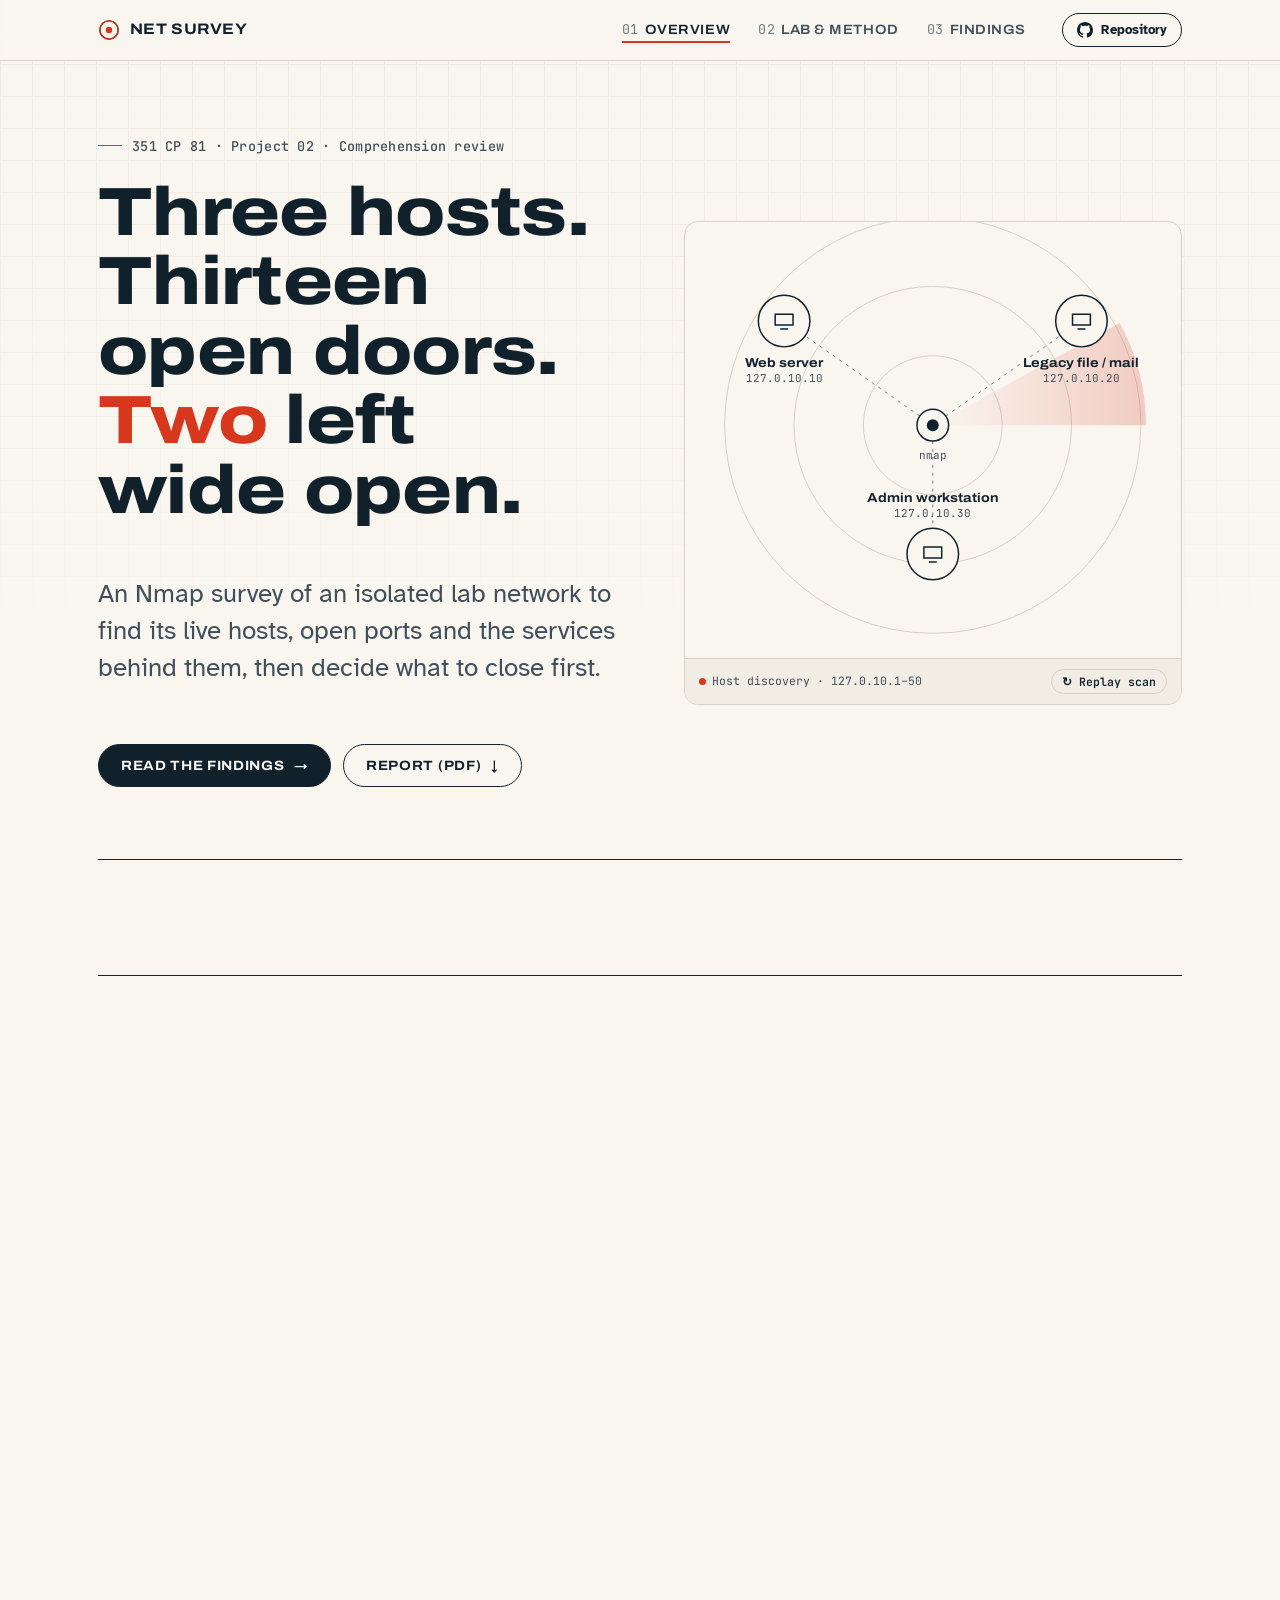
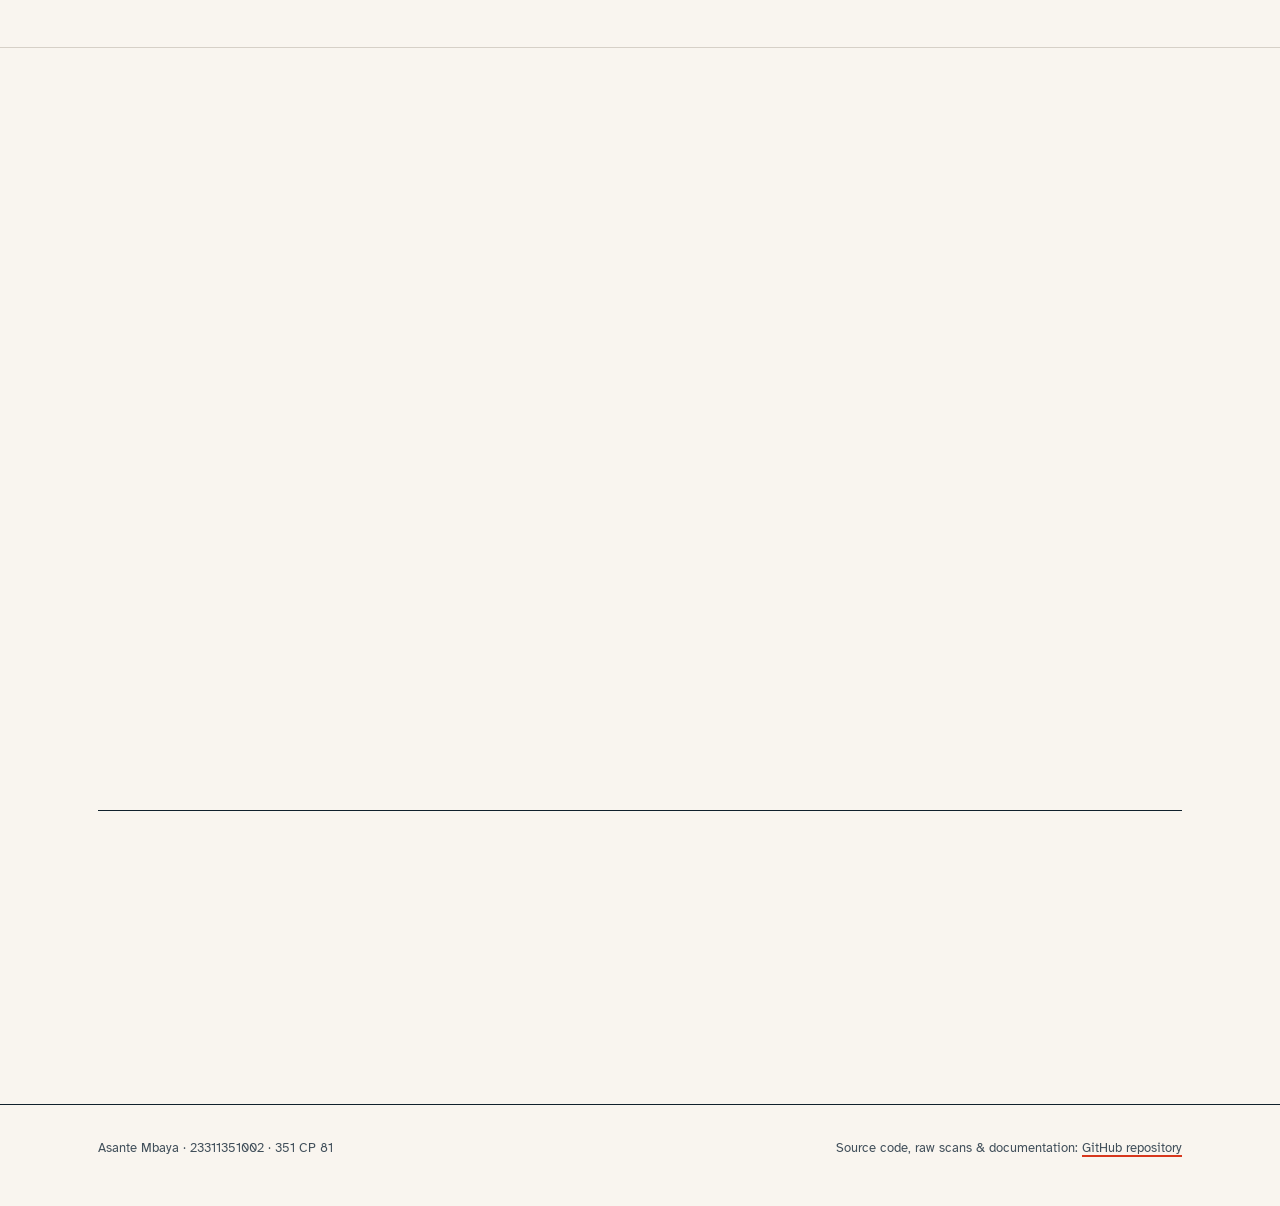
<file: docs/index.html>
<!doctype html>
<html lang="en">
<head>
  <meta charset="utf-8">
  <meta name="viewport" content="width=device-width, initial-scale=1">
  <title>Network Scanning &amp; Service Identification · Asante Mbaya</title>
  <meta name="description" content="Nmap scan of an isolated lab network: active hosts, open ports, running services and security recommendations. 351 CP 81 Project 2.">
  <link rel="preconnect" href="https://fonts.googleapis.com">
  <link rel="preconnect" href="https://fonts.gstatic.com" crossorigin>
  <link rel="stylesheet" href="https://fonts.googleapis.com/css2?family=Archivo:wdth,wght@62..125,400..900&family=Atkinson+Hyperlegible:ital,wght@0,400;0,700;1,400&family=JetBrains+Mono:wght@400;500;600&display=swap">
  <link rel="stylesheet" href="assets/style.css?v=3">
  <link rel="icon" href="data:image/svg+xml,%3Csvg xmlns='http://www.w3.org/2000/svg' viewBox='0 0 24 24'%3E%3Ccircle cx='12' cy='12' r='10' fill='none' stroke='%23c2412b' stroke-width='2'/%3E%3Ccircle cx='12' cy='12' r='4' fill='%23c2412b'/%3E%3C/svg%3E">
</head>
<body>
<a class="skip" href="#main">Skip to content</a>

<header class="site-head">
  <div class="wrap">
    <a class="mark" href="index.html" aria-label="Home">
      <svg viewBox="0 0 24 24" aria-hidden="true"><circle cx="12" cy="12" r="10" fill="none" stroke="currentColor" stroke-width="1.5"/><circle class="pulse" cx="12" cy="12" r="10" fill="none" stroke="var(--signal)" stroke-width="1.5"/><circle cx="12" cy="12" r="3.5" fill="var(--signal)"/></svg>
      Net&nbsp;Survey
    </a>
    <nav aria-label="Main">
      <ul class="nav">
        <li><a href="index.html" aria-current="page"><span class="n">01</span>Overview</a></li>
        <li><a href="method.html"><span class="n">02</span>Lab &amp; Method</a></li>
        <li><a href="findings.html"><span class="n">03</span>Findings</a></li>
      </ul>
    </nav>
    <a class="repo-link" data-repo="" href="#">
      <svg viewBox="0 0 16 16" aria-hidden="true"><path fill="currentColor" d="M8 0C3.58 0 0 3.58 0 8c0 3.54 2.29 6.53 5.47 7.59.4.07.55-.17.55-.38v-1.33c-2.23.48-2.7-1.07-2.7-1.07-.36-.92-.89-1.17-.89-1.17-.73-.5.06-.49.06-.49.8.06 1.23.83 1.23.83.72 1.22 1.87.87 2.33.66.07-.52.28-.87.5-1.07-1.78-.2-3.64-.89-3.64-3.95 0-.87.31-1.59.82-2.15-.08-.2-.36-1.02.08-2.12 0 0 .67-.21 2.2.82A7.6 7.6 0 0 1 8 3.87c.68 0 1.36.09 2 .27 1.53-1.04 2.2-.82 2.2-.82.44 1.1.16 1.92.08 2.12.51.56.82 1.27.82 2.15 0 3.07-1.87 3.75-3.65 3.95.29.25.54.73.54 1.48v2.2c0 .21.15.46.55.38A8 8 0 0 0 16 8c0-4.42-3.58-8-8-8Z"/></svg>
      <span>Repository</span>
    </a>
  </div>
</header>

<main id="main">
  <section class="hero">
    <div class="wrap hero-grid">
      <div class="hero-copy load">
        <span class="eyebrow">351 CP 81 · Project 02 · Comprehension review</span>
        <h1 class="split-words">Three hosts. Thirteen open doors. <em>Two</em> left wide open.</h1>
        <p class="lede">An Nmap survey of an isolated lab network to find its live hosts, open ports and the services behind them, then decide what to close first.</p>
        <div class="actions">
          <a class="btn btn-primary" href="findings.html">Read the findings <span class="arrow" aria-hidden="true">→</span></a>
          <a class="btn btn-ghost" href="Network_Scanning_Report.pdf" download>Report (PDF) <span aria-hidden="true">↓</span></a>
        </div>
      </div>
      <figure class="netmap" id="netmap" style="margin:0">
        <figcaption class="netmap-caption">
          <span class="live" id="netmap-status" aria-live="polite">Waiting to scan</span>
          <button class="replay" id="netmap-replay" type="button">↻ Replay scan</button>
        </figcaption>
      </figure>
    </div>
  </section>

  <div class="wrap">
    <div class="ledger" data-stagger>
      <div><span class="num" data-count="3">3</span><span class="lbl">Live hosts found</span></div>
      <div><span class="num" data-count="13">13</span><span class="lbl">Open TCP ports</span></div>
      <div><span class="num" data-count="7">7</span><span class="lbl">Service types identified</span></div>
      <div><span class="num risk" data-count="2">2</span><span class="lbl">High-risk exposures</span></div>
    </div>
  </div>

  <section>
    <div class="wrap split">
      <div class="section-head" data-reveal>
        <span class="idx">§ 01 Brief</span>
        <h2>The task</h2>
      </div>
      <div style="display:grid; gap: var(--space-xl)">
        <div class="measure" data-reveal>
          <p style="margin-top:0">The brief: <strong>use Nmap to scan an isolated laboratory network and identify active hosts, open ports and running services</strong>, then report the services found with security recommendations.</p>
          <p>The lab runs entirely inside one computer on the private loopback range <code>127.0.10.0/24</code>, so no packet ever reaches a real network. Three machines were set up to look like a typical small office: a web server, an old file and mail server, and an admin workstation. Each one runs the services, and announces the software versions, you would expect to find on that kind of machine.</p>
        </div>
        <dl class="facts" data-reveal>
          <dt>Student</dt><dd>Asante Mbaya · 23311351002</dd>
          <dt>Course</dt><dd>351 CP 81 · Project 02</dd>
          <dt>Tool</dt><dd>Nmap 7.80 (Windows)</dd>
          <dt>Target</dt><dd>127.0.10.0/24 (isolated loopback lab)</dd>
          <dt>Scan date</dt><dd>18 November 2026</dd>
          <dt>Scan types</dt><dd>TCP connect, version detection, default NSE scripts</dd>
        </dl>
      </div>
    </div>
  </section>

  <hr class="divider">

  <section>
    <div class="wrap">
      <div class="section-head" data-reveal>
        <span class="idx">§ 02 Headline</span>
        <h2>What needs fixing first</h2>
      </div>
      <ol class="recs" data-stagger>
        <li><div><strong>Remove vsftpd 2.3.4 on 127.0.10.20:21</strong><span class="why">This exact version shipped with a backdoor (CVE-2011-2523) that gives a root shell. Replace it with SFTP.</span></div><span class="sev sev-high">High</span></li>
        <li><div><strong>Disable Telnet on 127.0.10.20:23</strong><span class="why">Logins and passwords cross the network in plain text. Use SSH.</span></div><span class="sev sev-high">High</span></li>
        <li><div><strong>Patch outdated OpenSSH 7.4 and Apache 2.4.29</strong><span class="why">Both are years old with published CVEs, and Apache announces its exact version to anyone who asks.</span></div><span class="sev sev-medium">Medium</span></li>
        <li><div><strong>Lock the admin panel on :8080 and SMB on :445 behind the firewall</strong><span class="why">Management services should only be reachable from an admin network or VPN.</span></div><span class="sev sev-medium">Medium</span></li>
      </ol>
    </div>
  </section>

  <section style="padding-top:0">
    <div class="wrap">
      <nav class="routes" aria-label="Report pages">
        <a class="route" href="method.html" data-reveal>
          <span class="go">02 →</span>
          <h3>Lab &amp; Method</h3>
          <p>How the isolated lab was built, the three scan phases, and the exact Nmap commands with their raw output.</p>
        </a>
        <a class="route" href="findings.html" data-reveal style="--d:100ms">
          <span class="go">03 →</span>
          <h3>Findings &amp; Recommendations</h3>
          <p>A port-by-host matrix, eight findings rated by risk with evidence, and the remediation plan.</p>
        </a>
      </nav>
    </div>
  </section>
</main>

<footer class="site-foot">
  <div class="wrap">
    <span>Asante Mbaya · 23311351002 · 351 CP 81</span>
    <span>Source code, raw scans &amp; documentation: <a data-repo="" href="#">GitHub repository</a></span>
  </div>
</footer>

<script src="assets/data.js?v=3"></script>
<script src="assets/site.js?v=3"></script>
</body>
</html>
</file>
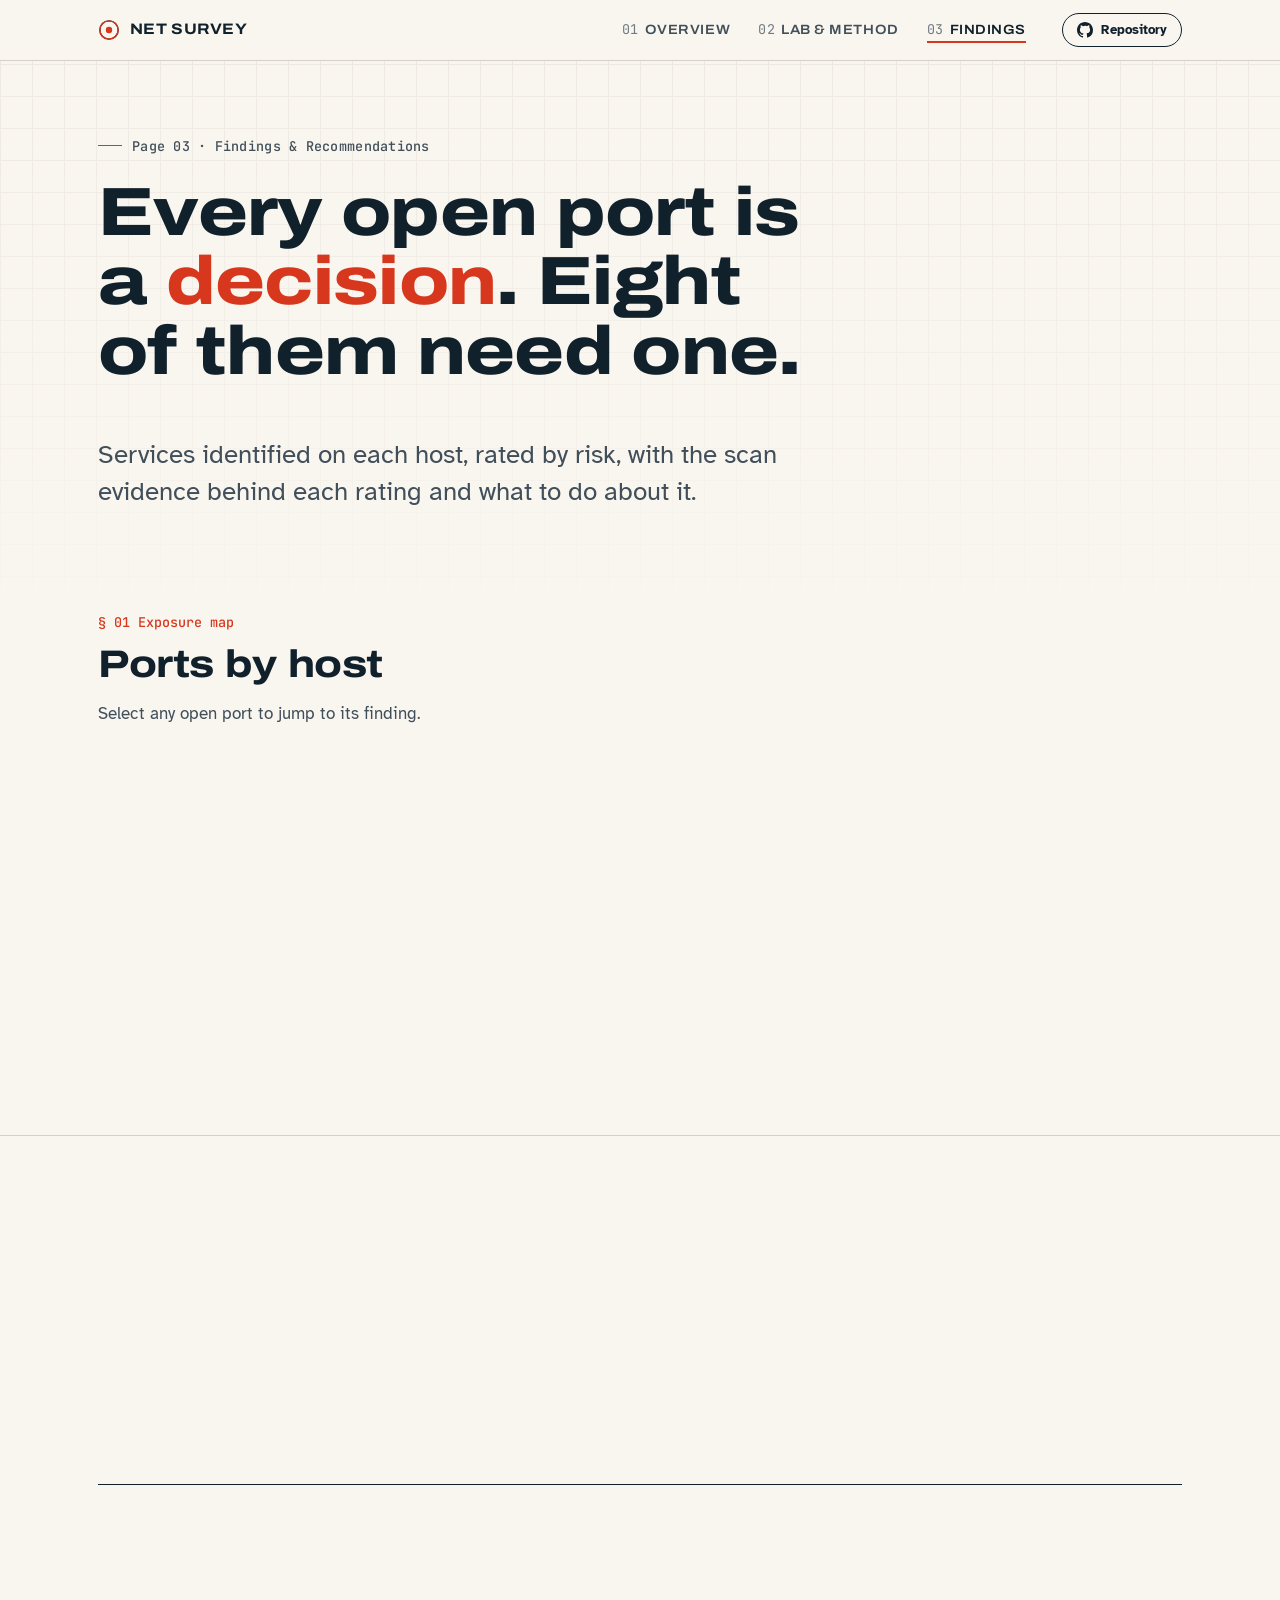
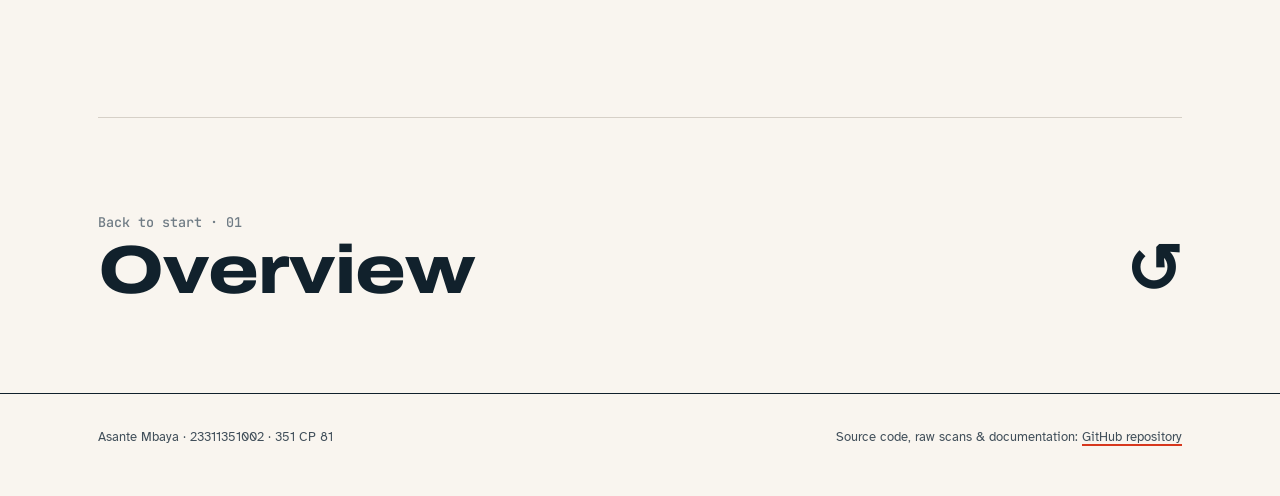
<file: docs/findings.html>
<!doctype html>
<html lang="en">
<head>
  <meta charset="utf-8">
  <meta name="viewport" content="width=device-width, initial-scale=1">
  <title>Findings · Network Scanning &amp; Service Identification</title>
  <meta name="description" content="Identified services, risk-rated findings with evidence, and security recommendations from the Nmap lab scan.">
  <link rel="preconnect" href="https://fonts.googleapis.com">
  <link rel="preconnect" href="https://fonts.gstatic.com" crossorigin>
  <link rel="stylesheet" href="https://fonts.googleapis.com/css2?family=Archivo:wdth,wght@62..125,400..900&family=Atkinson+Hyperlegible:ital,wght@0,400;0,700;1,400&family=JetBrains+Mono:wght@400;500;600&display=swap">
  <link rel="stylesheet" href="assets/style.css?v=3">
  <link rel="icon" href="data:image/svg+xml,%3Csvg xmlns='http://www.w3.org/2000/svg' viewBox='0 0 24 24'%3E%3Ccircle cx='12' cy='12' r='10' fill='none' stroke='%23c2412b' stroke-width='2'/%3E%3Ccircle cx='12' cy='12' r='4' fill='%23c2412b'/%3E%3C/svg%3E">
</head>
<body>
<a class="skip" href="#main">Skip to content</a>

<header class="site-head">
  <div class="wrap">
    <a class="mark" href="index.html" aria-label="Home">
      <svg viewBox="0 0 24 24" aria-hidden="true"><circle cx="12" cy="12" r="10" fill="none" stroke="currentColor" stroke-width="1.5"/><circle class="pulse" cx="12" cy="12" r="10" fill="none" stroke="var(--signal)" stroke-width="1.5"/><circle cx="12" cy="12" r="3.5" fill="var(--signal)"/></svg>
      Net&nbsp;Survey
    </a>
    <nav aria-label="Main">
      <ul class="nav">
        <li><a href="index.html"><span class="n">01</span>Overview</a></li>
        <li><a href="method.html"><span class="n">02</span>Lab &amp; Method</a></li>
        <li><a href="findings.html" aria-current="page"><span class="n">03</span>Findings</a></li>
      </ul>
    </nav>
    <a class="repo-link" data-repo="" href="#">
      <svg viewBox="0 0 16 16" aria-hidden="true"><path fill="currentColor" d="M8 0C3.58 0 0 3.58 0 8c0 3.54 2.29 6.53 5.47 7.59.4.07.55-.17.55-.38v-1.33c-2.23.48-2.7-1.07-2.7-1.07-.36-.92-.89-1.17-.89-1.17-.73-.5.06-.49.06-.49.8.06 1.23.83 1.23.83.72 1.22 1.87.87 2.33.66.07-.52.28-.87.5-1.07-1.78-.2-3.64-.89-3.64-3.95 0-.87.31-1.59.82-2.15-.08-.2-.36-1.02.08-2.12 0 0 .67-.21 2.2.82A7.6 7.6 0 0 1 8 3.87c.68 0 1.36.09 2 .27 1.53-1.04 2.2-.82 2.2-.82.44 1.1.16 1.92.08 2.12.51.56.82 1.27.82 2.15 0 3.07-1.87 3.75-3.65 3.95.29.25.54.73.54 1.48v2.2c0 .21.15.46.55.38A8 8 0 0 0 16 8c0-4.42-3.58-8-8-8Z"/></svg>
      <span>Repository</span>
    </a>
  </div>
</header>

<main id="main">
  <header class="wrap page-hero load">
    <span class="eyebrow">Page 03 · Findings &amp; Recommendations</span>
    <h1 class="split-words">Every open port is a <em>decision</em>. Eight of them need one.</h1>
    <p class="lede">Services identified on each host, rated by risk, with the scan evidence behind each rating and what to do about it.</p>
  </header>

  <section style="padding-top: var(--space-xl)">
    <div class="wrap">
      <div class="section-head" data-reveal>
        <span class="idx">§ 01 Exposure map</span>
        <h2>Ports by host</h2>
        <p class="measure" style="margin:0;color:var(--ink-2)">Select any open port to jump to its finding.</p>
      </div>
      <div class="matrix-scroll" data-reveal>
        <table class="matrix">
          <caption class="sr-only" style="position:absolute;left:-9999px">Open ports on each lab host</caption>
          <thead>
            <tr>
              <th scope="col" style="text-align:left">Host</th>
              <th scope="col">21<small>ftp</small></th>
              <th scope="col">22<small>ssh</small></th>
              <th scope="col">23<small>telnet</small></th>
              <th scope="col">25<small>smtp</small></th>
              <th scope="col">80<small>http</small></th>
              <th scope="col">135<small>msrpc</small></th>
              <th scope="col">445<small>smb</small></th>
              <th scope="col">8080<small>http</small></th>
            </tr>
          </thead>
          <tbody>
            <tr>
              <th scope="row">Web server<small>127.0.10.10</small></th>
              <td><span class="cell f" aria-label="filtered">·</span></td>
              <td><button class="cell o m" data-goto="f-03" aria-label="22 open: OpenSSH 7.4, see F-03" style="border:0;cursor:pointer">22</button></td>
              <td><span class="cell f" aria-label="filtered">·</span></td>
              <td><span class="cell f" aria-label="filtered">·</span></td>
              <td><button class="cell o m" data-goto="f-04" aria-label="80 open: Apache 2.4.29, see F-04" style="border:0;cursor:pointer">80</button></td>
              <td><button class="cell o" data-goto="f-06" aria-label="135 open: Windows RPC, see F-06" style="border:0;cursor:pointer">135</button></td>
              <td><button class="cell o m" data-goto="f-06" aria-label="445 open: SMB, see F-06" style="border:0;cursor:pointer">445</button></td>
              <td><span class="cell f" aria-label="filtered">·</span></td>
            </tr>
            <tr>
              <th scope="row">Legacy file &amp; mail<small>127.0.10.20</small></th>
              <td><button class="cell o r" data-goto="f-01" aria-label="21 open: vsftpd 2.3.4, see F-01" style="border:0;cursor:pointer">21</button></td>
              <td><span class="cell f" aria-label="filtered">·</span></td>
              <td><button class="cell o r" data-goto="f-02" aria-label="23 open: Telnet, see F-02" style="border:0;cursor:pointer">23</button></td>
              <td><button class="cell o" data-goto="f-07" aria-label="25 open: Postfix SMTP, see F-07" style="border:0;cursor:pointer">25</button></td>
              <td><span class="cell f" aria-label="filtered">·</span></td>
              <td><button class="cell o" data-goto="f-06" aria-label="135 open: Windows RPC, see F-06" style="border:0;cursor:pointer">135</button></td>
              <td><button class="cell o m" data-goto="f-06" aria-label="445 open: SMB, see F-06" style="border:0;cursor:pointer">445</button></td>
              <td><span class="cell f" aria-label="filtered">·</span></td>
            </tr>
            <tr>
              <th scope="row">Admin workstation<small>127.0.10.30</small></th>
              <td><span class="cell f" aria-label="filtered">·</span></td>
              <td><button class="cell o" data-goto="f-08" aria-label="22 open: OpenSSH 8.9p1, see F-08" style="border:0;cursor:pointer">22</button></td>
              <td><span class="cell f" aria-label="filtered">·</span></td>
              <td><span class="cell f" aria-label="filtered">·</span></td>
              <td><span class="cell f" aria-label="filtered">·</span></td>
              <td><button class="cell o" data-goto="f-06" aria-label="135 open: Windows RPC, see F-06" style="border:0;cursor:pointer">135</button></td>
              <td><button class="cell o m" data-goto="f-06" aria-label="445 open: SMB, see F-06" style="border:0;cursor:pointer">445</button></td>
              <td><button class="cell o m" data-goto="f-05" aria-label="8080 open: Apache admin panel, see F-05" style="border:0;cursor:pointer">8080</button></td>
            </tr>
          </tbody>
        </table>
      </div>
      <div class="legend" data-reveal>
        <span><i class="cell o r"></i>Open · high risk</span>
        <span><i class="cell o m"></i>Open · medium risk</span>
        <span><i class="cell o"></i>Open · low risk</span>
        <span><i class="cell f" style="border:1px dashed var(--rule)"></i>Filtered / not listening</span>
      </div>
    </div>
  </section>

  <hr class="divider">

  <section>
    <div class="wrap">
      <div class="section-head" data-reveal>
        <span class="idx">§ 02 Findings</span>
        <h2>Eight findings, rated</h2>
        <p class="measure" style="margin:0;color:var(--ink-2)">Risk combines how severe the weakness is with how easy it is to reach. Open a finding to see the scan evidence and the fix.</p>
      </div>

      <div class="toolbar" role="group" aria-label="Filter findings by risk" data-reveal>
        <span class="label">Show</span>
        <button class="chip" data-filter="all" aria-pressed="true">All <span class="c">8</span></button>
        <button class="chip" data-filter="high" aria-pressed="false">High <span class="c">2</span></button>
        <button class="chip" data-filter="medium" aria-pressed="false">Medium <span class="c">4</span></button>
        <button class="chip" data-filter="low" aria-pressed="false">Low <span class="c">2</span></button>
      </div>

      <ul class="findings" data-stagger>
        <li class="finding" id="f-01" data-sev="high">
          <button class="finding-btn" aria-expanded="false" aria-controls="f-01-body">
            <span class="fid">F-01</span>
            <span><span class="ftitle">Backdoored FTP server: vsftpd 2.3.4</span><span class="where">127.0.10.20 · 21/tcp</span></span>
            <span class="sev sev-high">High</span><span class="plus" aria-hidden="true"></span>
          </button>
          <div class="finding-body" id="f-01-body"><div><div class="finding-inner">
            <div><h4>Issue</h4><p>Version 2.3.4 of vsftpd is infamous. The official download was tampered with in 2011 to include a backdoor (<strong>CVE-2011-2523</strong>): a username ending in <code>:)</code> opens a root shell on port 6200. Public exploit modules exist. FTP also sends credentials in clear text.</p></div>
            <div><h4>Recommendation</h4><ul><li>Remove vsftpd 2.3.4 immediately and rebuild the host if it was ever exposed.</li><li>Replace FTP with SFTP over SSH.</li><li>If FTP is unavoidable, run a current, verified vsftpd build with FTPS, and block port 6200.</li></ul></div>
            <div class="evidence"><h4>Evidence</h4><pre>21/tcp   open  ftp     vsftpd 2.3.4</pre></div>
          </div></div></div>
        </li>

        <li class="finding" id="f-02" data-sev="high">
          <button class="finding-btn" aria-expanded="false" aria-controls="f-02-body">
            <span class="fid">F-02</span>
            <span><span class="ftitle">Telnet remote login in clear text</span><span class="where">127.0.10.20 · 23/tcp</span></span>
            <span class="sev sev-high">High</span><span class="plus" aria-hidden="true"></span>
          </button>
          <div class="finding-body" id="f-02-body"><div><div class="finding-inner">
            <div><h4>Issue</h4><p>Telnet gives a remote shell with no encryption. Anyone who can see the traffic can read usernames, passwords and the whole session. Telnet is also a favourite target for automated brute-force bots.</p></div>
            <div><h4>Recommendation</h4><ul><li>Disable and uninstall the telnet daemon.</li><li>Use SSH with key-based authentication for remote administration.</li><li>Block 23/tcp at the host and network firewall.</li></ul></div>
            <div class="evidence"><h4>Evidence</h4><pre>23/tcp   open  telnet  Linux telnetd</pre></div>
          </div></div></div>
        </li>

        <li class="finding" id="f-03" data-sev="medium">
          <button class="finding-btn" aria-expanded="false" aria-controls="f-03-body">
            <span class="fid">F-03</span>
            <span><span class="ftitle">Outdated SSH server: OpenSSH 7.4</span><span class="where">127.0.10.10 · 22/tcp</span></span>
            <span class="sev sev-medium">Medium</span><span class="plus" aria-hidden="true"></span>
          </button>
          <div class="finding-body" id="f-03-body"><div><div class="finding-inner">
            <div><h4>Issue</h4><p>OpenSSH 7.4 dates from December 2016 and has several known vulnerabilities, including <strong>CVE-2018-15473</strong> (an attacker can tell which usernames exist). The exact version is visible to anyone who connects.</p></div>
            <div><h4>Recommendation</h4><ul><li>Update OpenSSH to the current release from the OS vendor.</li><li>Disable password and root login; use keys only.</li><li>Limit SSH to an admin subnet and add fail2ban or rate limiting.</li></ul></div>
            <div class="evidence"><h4>Evidence</h4><pre>22/tcp   open  ssh     OpenSSH 7.4 (protocol 2.0)</pre></div>
          </div></div></div>
        </li>

        <li class="finding" id="f-04" data-sev="medium">
          <button class="finding-btn" aria-expanded="false" aria-controls="f-04-body">
            <span class="fid">F-04</span>
            <span><span class="ftitle">Outdated Apache 2.4.29 announcing its version, without HTTPS</span><span class="where">127.0.10.10 · 80/tcp &nbsp;·&nbsp; 127.0.10.30 · 8080/tcp</span></span>
            <span class="sev sev-medium">Medium</span><span class="plus" aria-hidden="true"></span>
          </button>
          <div class="finding-body" id="f-04-body"><div><div class="finding-inner">
            <div><h4>Issue</h4><p>Apache 2.4.29 was released in 2017 and is affected by many published CVEs, including <strong>CVE-2019-0211</strong> (local privilege escalation to root). The <code>Server</code> header gives the exact version and OS, so an attacker can look up exploits instantly. The site is served over plain HTTP.</p></div>
            <div><h4>Recommendation</h4><ul><li>Upgrade Apache to the current 2.4.x release.</li><li>Set <code>ServerTokens Prod</code> and <code>ServerSignature Off</code> to hide version details.</li><li>Serve over HTTPS (TLS 1.2+), redirect HTTP to HTTPS and add HSTS.</li></ul></div>
            <div class="evidence"><h4>Evidence</h4><pre>80/tcp   open  http    Apache httpd 2.4.29 ((Ubuntu))
|_http-server-header: Apache/2.4.29 (Ubuntu)
|_http-title: Lab Server</pre></div>
          </div></div></div>
        </li>

        <li class="finding" id="f-05" data-sev="medium">
          <button class="finding-btn" aria-expanded="false" aria-controls="f-05-body">
            <span class="fid">F-05</span>
            <span><span class="ftitle">Admin web panel reachable on an alternate port</span><span class="where">127.0.10.30 · 8080/tcp</span></span>
            <span class="sev sev-medium">Medium</span><span class="plus" aria-hidden="true"></span>
          </button>
          <div class="finding-body" id="f-05-body"><div><div class="finding-inner">
            <div><h4>Issue</h4><p>A management interface runs on 8080 of the admin workstation with the same outdated Apache. Nmap's <code>http-open-proxy</code> script also flagged that the server might relay requests. If confirmed, an open proxy could be abused to reach internal systems. Moving a service to a non-standard port does not hide it.</p></div>
            <div><h4>Recommendation</h4><ul><li>Bind the panel to localhost or an admin VLAN only, or put it behind a VPN.</li><li>Require strong authentication (MFA) for the panel.</li><li>Disable proxy modules (<code>mod_proxy</code>) unless they are needed, and re-test with <code>--script http-open-proxy</code>.</li></ul></div>
            <div class="evidence"><h4>Evidence</h4><pre>8080/tcp open  http    Apache httpd 2.4.29 ((Ubuntu))
|_http-open-proxy: Proxy might be redirecting requests</pre></div>
          </div></div></div>
        </li>

        <li class="finding" id="f-06" data-sev="medium">
          <button class="finding-btn" aria-expanded="false" aria-controls="f-06-body">
            <span class="fid">F-06</span>
            <span><span class="ftitle">Windows SMB and RPC listening on every interface</span><span class="where">All hosts · 135/tcp, 445/tcp (Windows lab host)</span></span>
            <span class="sev sev-medium">Medium</span><span class="plus" aria-hidden="true"></span>
          </button>
          <div class="finding-body" id="f-06-body"><div><div class="finding-inner">
            <div><h4>Issue</h4><p>Ports 135 (RPC) and 445 (SMB) appeared on every lab address because the Windows host running the lab binds them to all interfaces. SMB has a long history of serious worms (for example EternalBlue / MS17-010). <strong>Good news:</strong> SMB2 message signing is <em>enabled and required</em>, which blocks relay attacks.</p></div>
            <div><h4>Recommendation</h4><ul><li>Block 135, 139 and 445 inbound in Windows Defender Firewall on public and untrusted profiles.</li><li>Turn off file sharing where it isn't needed; make sure SMBv1 is disabled.</li><li>Keep signing required, and keep Windows fully patched.</li></ul></div>
            <div class="evidence"><h4>Evidence</h4><pre>135/tcp  open  msrpc         Microsoft Windows RPC
445/tcp  open  microsoft-ds?
| smb2-security-mode:
|   2.02:
|_    Message signing enabled and required</pre></div>
          </div></div></div>
        </li>

        <li class="finding" id="f-07" data-sev="low">
          <button class="finding-btn" aria-expanded="false" aria-controls="f-07-body">
            <span class="fid">F-07</span>
            <span><span class="ftitle">SMTP banner reveals internal hostname</span><span class="where">127.0.10.20 · 25/tcp</span></span>
            <span class="sev sev-low">Low</span><span class="plus" aria-hidden="true"></span>
          </button>
          <div class="finding-body" id="f-07-body"><div><div class="finding-inner">
            <div><h4>Issue</h4><p>The Postfix banner announces the internal hostname <code>mail.lab.local</code>, which helps an attacker map the network. Open-relay behaviour was <em>not</em> tested in this scope.</p></div>
            <div><h4>Recommendation</h4><ul><li>Set a generic <code>smtpd_banner</code>.</li><li>Confirm the server is not an open relay (<code>nmap --script smtp-open-relay</code>).</li><li>Require STARTTLS and authentication for submission.</li></ul></div>
            <div class="evidence"><h4>Evidence</h4><pre>25/tcp   open  smtp    Postfix smtpd
Service Info: Host:  mail.lab.local</pre></div>
          </div></div></div>
        </li>

        <li class="finding" id="f-08" data-sev="low">
          <button class="finding-btn" aria-expanded="false" aria-controls="f-08-body">
            <span class="fid">F-08</span>
            <span><span class="ftitle">SSH on the workstation: current, but discloses OS</span><span class="where">127.0.10.30 · 22/tcp</span></span>
            <span class="sev sev-low">Low</span><span class="plus" aria-hidden="true"></span>
          </button>
          <div class="finding-body" id="f-08-body"><div><div class="finding-inner">
            <div><h4>Issue</h4><p>OpenSSH 8.9p1 is a supported Ubuntu 22.04 build, a much better state than F-03. The banner still reveals the exact distribution and patch level, and a workstation rarely needs to accept inbound SSH at all.</p></div>
            <div><h4>Recommendation</h4><ul><li>Disable inbound SSH on workstations unless it is needed.</li><li>Otherwise use keys only, apply security updates and restrict source addresses.</li></ul></div>
            <div class="evidence"><h4>Evidence</h4><pre>22/tcp   open  ssh     OpenSSH 8.9p1 Ubuntu 3ubuntu0.1 (Ubuntu Linux; protocol 2.0)</pre></div>
          </div></div></div>
        </li>
      </ul>
    </div>
  </section>

  <hr class="divider">

  <section>
    <div class="wrap split">
      <div class="section-head" data-reveal>
        <span class="idx">§ 03 Conclusion</span>
        <h2>Summary</h2>
      </div>
      <div class="measure" data-reveal>
        <p style="margin-top:0">Nmap identified <strong>3 active hosts</strong> and <strong>13 open TCP ports</strong> running seven types of service. Two exposures are high risk and should be removed now: the backdoored <strong>vsftpd 2.3.4</strong> and clear-text <strong>Telnet</strong>. Most of the remaining risk comes from outdated software announcing its version, and management services reachable from anywhere.</p>
        <p>Three habits would close almost all of it: <strong>run only the services you need</strong>, <strong>keep what remains patched and quiet about its version</strong>, and <strong>firewall management ports to an admin network</strong>. After fixing, re-run the same scans to confirm.</p>
        <p style="color:var(--ink-2)"><strong>Limitations:</strong> the lab services are lightweight emulations that reproduce real banners and HTTP responses, so the findings show what Nmap <em>reports</em>, not confirmed exploitability. No exploitation was attempted, in line with the project scope.</p>
      </div>
    </div>
  </section>

  <section style="padding-top:0">
    <div class="wrap">
      <div class="section-head" data-reveal>
        <span class="idx">§ 04 Evidence</span>
        <h2>Report &amp; raw scan files</h2>
      </div>
      <div class="files" data-stagger>
        <a class="file" href="Network_Scanning_Report.pdf" download>Network_Scanning_Report <span class="ext">.pdf</span></a>
        <a class="file" href="scans/01_host_discovery.txt">01_host_discovery <span class="ext">.txt</span></a>
        <a class="file" href="scans/02_port_scan.txt">02_port_scan <span class="ext">.txt</span></a>
        <a class="file" href="scans/02_port_scan.xml">02_port_scan <span class="ext">.xml</span></a>
        <a class="file" href="scans/03_service_detection.txt">03_service_detection <span class="ext">.txt</span></a>
        <a class="file" href="scans/03_service_detection.xml">03_service_detection <span class="ext">.xml</span></a>
        <a class="file" data-repo="" href="#">Full repository <span class="ext">↗</span></a>
      </div>
    </div>
  </section>

  <div class="wrap">
    <a class="next-page" href="index.html">
      <span><span class="k">Back to start · 01</span><br><span class="big">Overview</span></span>
      <span class="arrow" aria-hidden="true">↺</span>
    </a>
  </div>
</main>

<footer class="site-foot">
  <div class="wrap">
    <span>Asante Mbaya · 23311351002 · 351 CP 81</span>
    <span>Source code, raw scans &amp; documentation: <a data-repo="" href="#">GitHub repository</a></span>
  </div>
</footer>

<script src="assets/data.js?v=3"></script>
<script src="assets/site.js?v=3"></script>
</body>
</html>
</file>
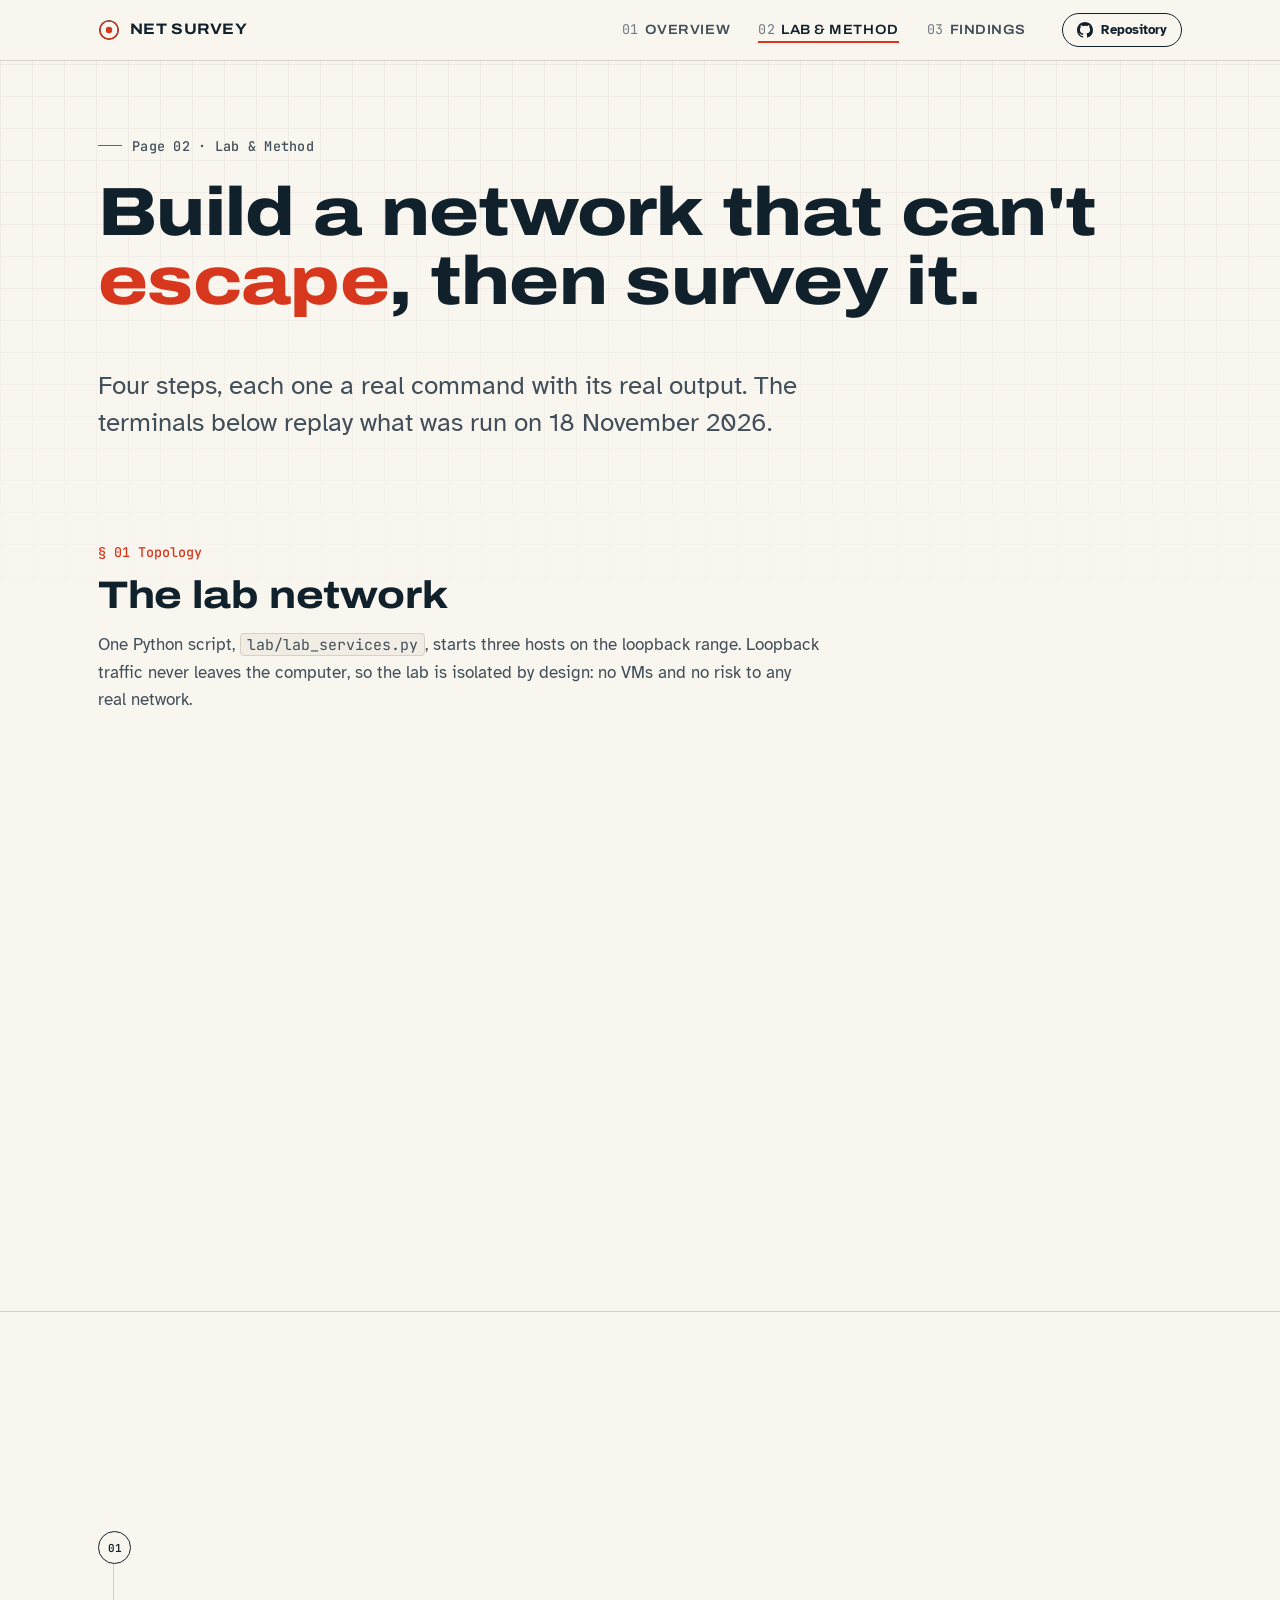
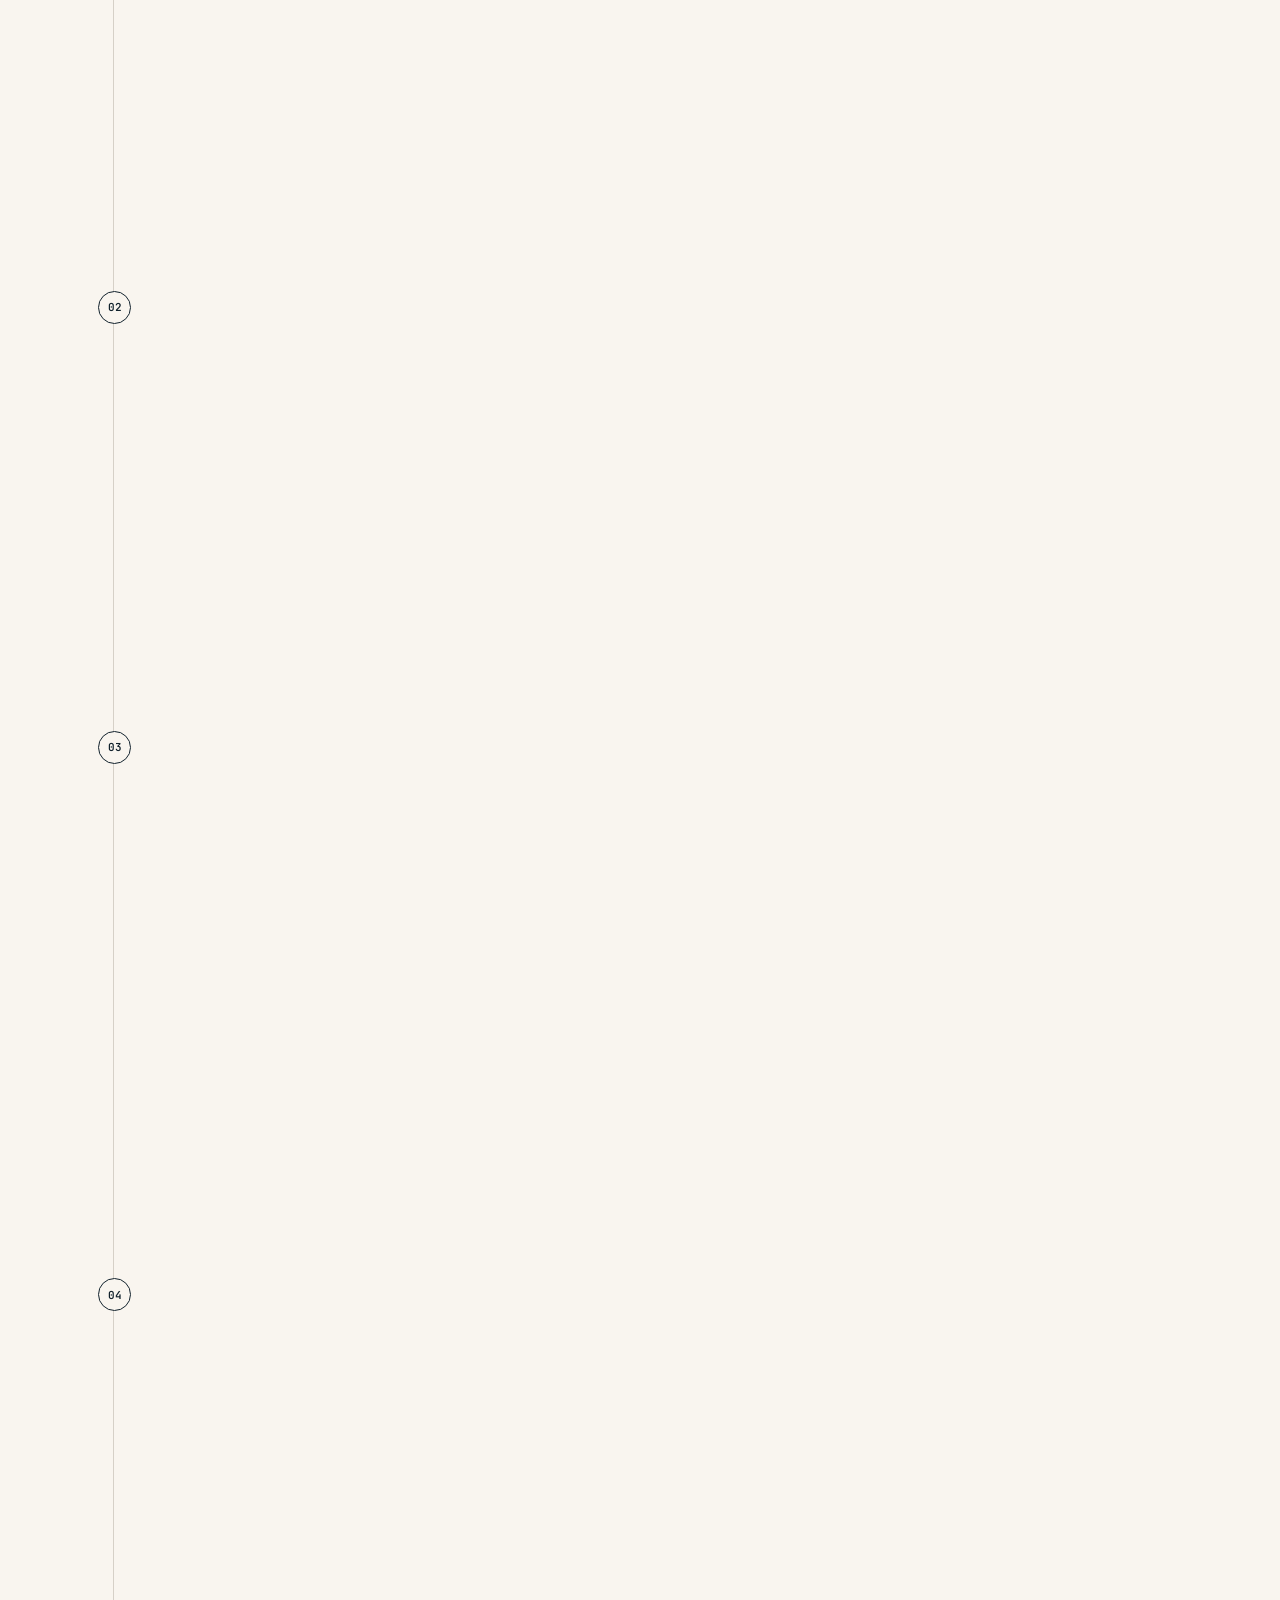
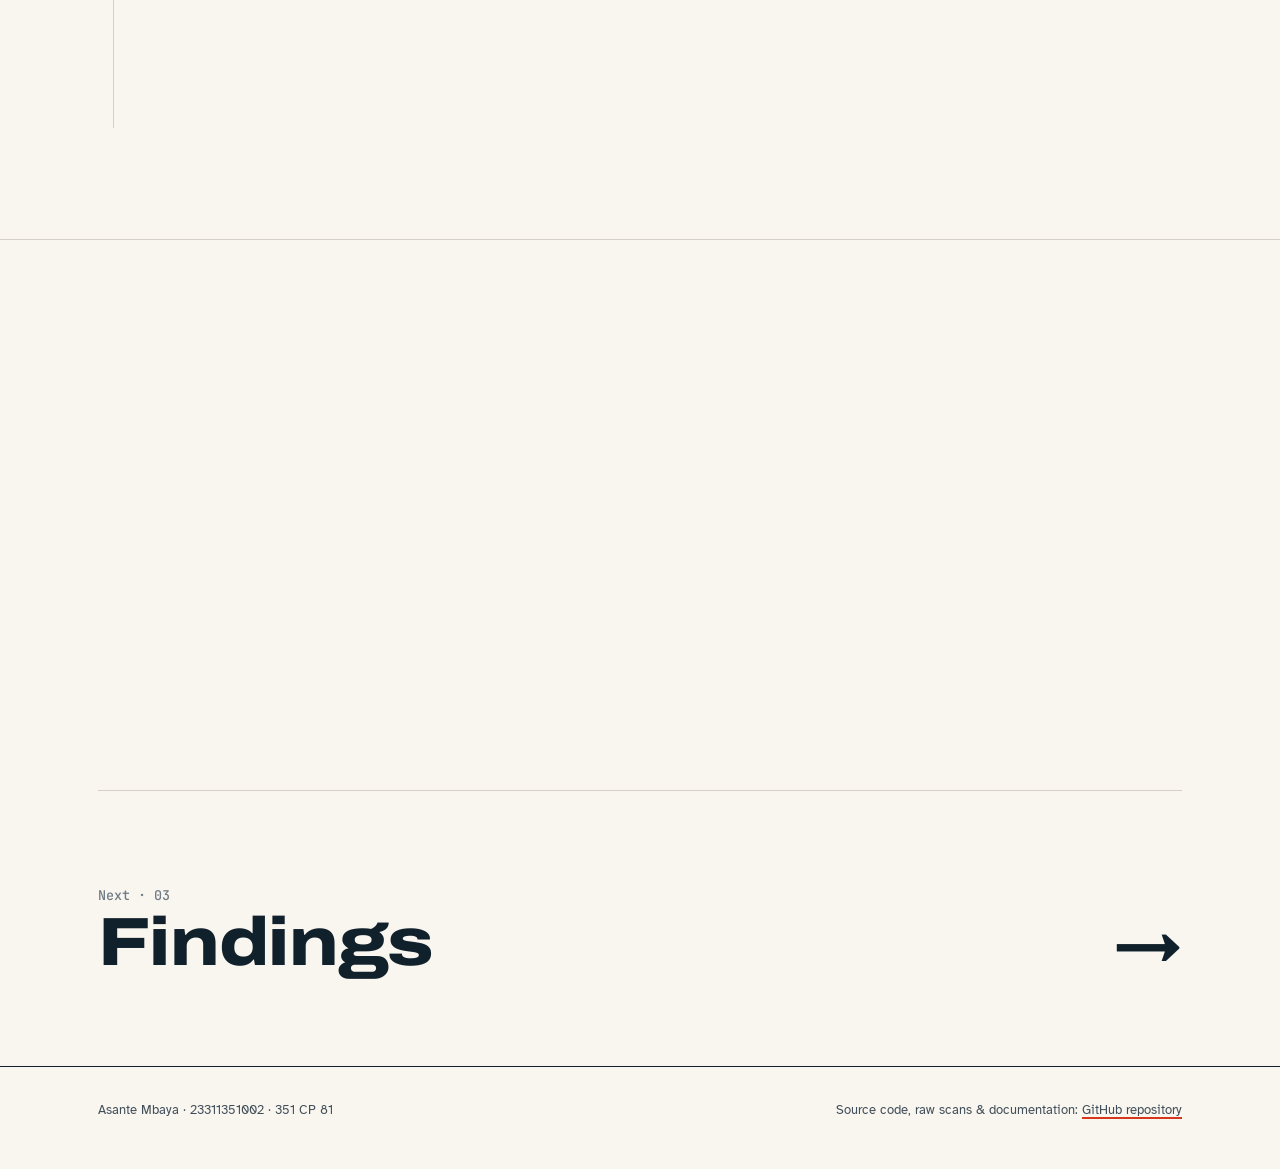
<file: docs/method.html>
<!doctype html>
<html lang="en">
<head>
  <meta charset="utf-8">
  <meta name="viewport" content="width=device-width, initial-scale=1">
  <title>Lab &amp; Method · Network Scanning &amp; Service Identification</title>
  <meta name="description" content="How the isolated lab network was built and scanned with Nmap: host discovery, port scanning, service and version detection.">
  <link rel="preconnect" href="https://fonts.googleapis.com">
  <link rel="preconnect" href="https://fonts.gstatic.com" crossorigin>
  <link rel="stylesheet" href="https://fonts.googleapis.com/css2?family=Archivo:wdth,wght@62..125,400..900&family=Atkinson+Hyperlegible:ital,wght@0,400;0,700;1,400&family=JetBrains+Mono:wght@400;500;600&display=swap">
  <link rel="stylesheet" href="assets/style.css?v=3">
  <link rel="icon" href="data:image/svg+xml,%3Csvg xmlns='http://www.w3.org/2000/svg' viewBox='0 0 24 24'%3E%3Ccircle cx='12' cy='12' r='10' fill='none' stroke='%23c2412b' stroke-width='2'/%3E%3Ccircle cx='12' cy='12' r='4' fill='%23c2412b'/%3E%3C/svg%3E">
</head>
<body>
<a class="skip" href="#main">Skip to content</a>

<header class="site-head">
  <div class="wrap">
    <a class="mark" href="index.html" aria-label="Home">
      <svg viewBox="0 0 24 24" aria-hidden="true"><circle cx="12" cy="12" r="10" fill="none" stroke="currentColor" stroke-width="1.5"/><circle class="pulse" cx="12" cy="12" r="10" fill="none" stroke="var(--signal)" stroke-width="1.5"/><circle cx="12" cy="12" r="3.5" fill="var(--signal)"/></svg>
      Net&nbsp;Survey
    </a>
    <nav aria-label="Main">
      <ul class="nav">
        <li><a href="index.html"><span class="n">01</span>Overview</a></li>
        <li><a href="method.html" aria-current="page"><span class="n">02</span>Lab &amp; Method</a></li>
        <li><a href="findings.html"><span class="n">03</span>Findings</a></li>
      </ul>
    </nav>
    <a class="repo-link" data-repo="" href="#">
      <svg viewBox="0 0 16 16" aria-hidden="true"><path fill="currentColor" d="M8 0C3.58 0 0 3.58 0 8c0 3.54 2.29 6.53 5.47 7.59.4.07.55-.17.55-.38v-1.33c-2.23.48-2.7-1.07-2.7-1.07-.36-.92-.89-1.17-.89-1.17-.73-.5.06-.49.06-.49.8.06 1.23.83 1.23.83.72 1.22 1.87.87 2.33.66.07-.52.28-.87.5-1.07-1.78-.2-3.64-.89-3.64-3.95 0-.87.31-1.59.82-2.15-.08-.2-.36-1.02.08-2.12 0 0 .67-.21 2.2.82A7.6 7.6 0 0 1 8 3.87c.68 0 1.36.09 2 .27 1.53-1.04 2.2-.82 2.2-.82.44 1.1.16 1.92.08 2.12.51.56.82 1.27.82 2.15 0 3.07-1.87 3.75-3.65 3.95.29.25.54.73.54 1.48v2.2c0 .21.15.46.55.38A8 8 0 0 0 16 8c0-4.42-3.58-8-8-8Z"/></svg>
      <span>Repository</span>
    </a>
  </div>
</header>

<main id="main">
  <header class="wrap page-hero load">
    <span class="eyebrow">Page 02 · Lab &amp; Method</span>
    <h1 class="split-words">Build a network that can't <em>escape</em>, then survey it.</h1>
    <p class="lede">Four steps, each one a real command with its real output. The terminals below replay what was run on 18 November 2026.</p>
  </header>

  <section style="padding-top: var(--space-xl)">
    <div class="wrap">
      <div class="section-head" data-reveal>
        <span class="idx">§ 01 Topology</span>
        <h2>The lab network</h2>
        <p class="measure" style="margin:0;color:var(--ink-2)">One Python script, <code>lab/lab_services.py</code>, starts three hosts on the loopback range. Loopback traffic never leaves the computer, so the lab is isolated by design: no VMs and no risk to any real network.</p>
      </div>
      <div class="hosts" data-stagger>
        <article class="host">
          <span class="ip">127.0.10.10</span>
          <h3>Web server</h3>
          <ul>
            <li><span>22/tcp</span><span>OpenSSH 7.4</span></li>
            <li><span>80/tcp</span><span>Apache 2.4.29</span></li>
          </ul>
        </article>
        <article class="host">
          <span class="ip">127.0.10.20</span>
          <h3>Legacy file &amp; mail</h3>
          <ul>
            <li><span>21/tcp</span><span>vsftpd 2.3.4</span></li>
            <li><span>23/tcp</span><span>Telnet</span></li>
            <li><span>25/tcp</span><span>Postfix SMTP</span></li>
          </ul>
        </article>
        <article class="host">
          <span class="ip">127.0.10.30</span>
          <h3>Admin workstation</h3>
          <ul>
            <li><span>22/tcp</span><span>OpenSSH 8.9p1</span></li>
            <li><span>8080/tcp</span><span>Apache admin panel</span></li>
          </ul>
        </article>
      </div>
      <div class="note" style="margin-top: var(--space-xl)" data-reveal>
        <span class="glyph" aria-hidden="true">i</span>
        <div>
          <p><strong>How the lab services work.</strong> Each lab service answers connections with the banner the real software sends (for example <code>220 (vsFTPd 2.3.4)</code>), and the web servers answer real HTTP requests. Nmap's version detection reads these banners, the same way it fingerprints a production server. The software versions are emulated, but the scan, the traffic and the results are all real.</p>
          <p>The scans also found <strong>ports 135 and 445 (Windows RPC and SMB)</strong> on every lab address. These belong to the Windows host itself, which listens on all interfaces. It is a real finding, covered on the next page.</p>
        </div>
      </div>
    </div>
  </section>

  <hr class="divider">

  <section>
    <div class="wrap">
      <div class="section-head" data-reveal>
        <span class="idx">§ 02 Procedure</span>
        <h2>Four phases</h2>
      </div>

      <div class="phases">
        <span class="progress" aria-hidden="true"></span>

        <div class="phase">
          <div class="copy" data-reveal>
            <h3>Start the lab</h3>
            <p>Launch the three hosts and their seven services. The script binds each service to its own loopback address and port.</p>
          </div>
          <div class="term" data-type data-reveal>
            <div class="term-bar"><i></i><i></i><i></i><span class="t">lab_services.py</span><a data-repo="/blob/main/lab/lab_services.py" href="#">source ↗</a></div>
<pre><span class="cmd">python lab\lab_services.py</span>
<span class="out">Starting lab services:
  127.0.10.10:22    ssh
  127.0.10.10:80    http
  127.0.10.20:21    ftp
  127.0.10.20:23    telnet
  127.0.10.20:25    smtp
  127.0.10.30:22    ssh
  127.0.10.30:8080  http-admin
<span class="open">Lab running. Press Ctrl+C to stop.</span></span></pre>
          </div>
        </div>

        <div class="phase">
          <div class="copy" data-reveal>
            <h3>Host discovery</h3>
            <p>Sweep 50 addresses for a handful of common ports. On loopback every address "answers a ping", so <code>-Pn</code> with <code>--open</code> is used instead: a host counts as live only if it has an open port.</p>
            <p><strong>Result:</strong> 3 live hosts. The quick sweep missed some ports (21 and 8080), which is why the full port scan in phase 3 matters.</p>
          </div>
          <div class="term" data-type data-reveal>
            <div class="term-bar"><i></i><i></i><i></i><span class="t">01_host_discovery.txt</span><a href="scans/01_host_discovery.txt">raw ↗</a></div>
<pre><span class="cmd">nmap -sT -Pn -p 21-25,80,8080 --open 127.0.10.1-50</span>
<span class="out">Nmap scan report for <span class="hot">127.0.10.10</span>
PORT   STATE SERVICE
22/tcp <span class="open">open</span>  ssh
80/tcp <span class="open">open</span>  http

Nmap scan report for <span class="hot">127.0.10.20</span>
23/tcp <span class="open">open</span>  telnet
25/tcp <span class="open">open</span>  smtp

Nmap scan report for <span class="hot">127.0.10.30</span>
22/tcp <span class="open">open</span>  ssh

<span class="dim"># Nmap done -- 50 IP addresses scanned in 20.44 seconds</span></span></pre>
          </div>
        </div>

        <div class="phase">
          <div class="copy" data-reveal>
            <h3>Port scan</h3>
            <p>A full TCP connect scan of ports 1–1024 plus 3306 and 8080 on each live host. <code>-sT</code> completes the TCP handshake, so it needs no raw-packet privileges. <code>-T5</code> keeps it fast on a local link.</p>
            <p>Closed ports show as <em>filtered</em> because Windows drops, rather than resets, connections to unused loopback ports.</p>
          </div>
          <div class="term" data-type data-reveal>
            <div class="term-bar"><i></i><i></i><i></i><span class="t">02_port_scan.txt</span><a href="scans/02_port_scan.txt">raw ↗</a></div>
<pre><span class="cmd">nmap -sT -Pn -T5 -p 1-1024,3306,8080 127.0.10.10,20,30</span>
<span class="out">Nmap scan report for 127.0.10.10
22/tcp  <span class="open">open</span>  ssh
80/tcp  <span class="open">open</span>  http
135/tcp <span class="open">open</span>  msrpc
445/tcp <span class="open">open</span>  microsoft-ds

Nmap scan report for 127.0.10.20
<span class="hot">21/tcp  open  ftp</span>
<span class="hot">23/tcp  open  telnet</span>
25/tcp  <span class="open">open</span>  smtp
135/tcp <span class="open">open</span>  msrpc
445/tcp <span class="open">open</span>  microsoft-ds

Nmap scan report for 127.0.10.30
22/tcp   <span class="open">open</span>  ssh
135/tcp  <span class="open">open</span>  msrpc
445/tcp  <span class="open">open</span>  microsoft-ds
8080/tcp <span class="open">open</span>  http-proxy

<span class="dim"># 3 IP addresses (3 hosts up) scanned in 78.03 seconds</span></span></pre>
          </div>
        </div>

        <div class="phase">
          <div class="copy" data-reveal>
            <h3>Service &amp; version detection</h3>
            <p><code>-sV</code> probes each open port and matches the replies against Nmap's database of service fingerprints. <code>-sC</code> runs the default NSE scripts, which collected HTTP headers, page titles and SMB security mode.</p>
            <p>This step turns "port 21 is open" into "vsftpd 2.3.4 is running", and that is where the risk becomes visible.</p>
          </div>
          <div class="term" data-type data-reveal>
            <div class="term-bar"><i></i><i></i><i></i><span class="t">03_service_detection.txt</span><a href="scans/03_service_detection.txt">raw ↗</a></div>
<pre><span class="cmd">nmap -sT -Pn -sV -sC -p 21,22,23,25,80,135,445,8080 127.0.10.10,20,30</span>
<span class="out">127.0.10.10
22/tcp   open  ssh     OpenSSH 7.4 (protocol 2.0)
80/tcp   open  http    Apache httpd 2.4.29 ((Ubuntu))
|_http-server-header: Apache/2.4.29 (Ubuntu)
445/tcp  open  microsoft-ds?
| smb2-security-mode: Message signing enabled and required

127.0.10.20
<span class="hot">21/tcp   open  ftp     vsftpd 2.3.4</span>
<span class="hot">23/tcp   open  telnet  Linux telnetd</span>
25/tcp   open  smtp    Postfix smtpd
Service Info: Host: mail.lab.local

127.0.10.30
22/tcp   open  ssh     OpenSSH 8.9p1 Ubuntu 3ubuntu0.1
8080/tcp open  http    Apache httpd 2.4.29 ((Ubuntu))
|_http-open-proxy: Proxy might be redirecting requests

<span class="dim"># 3 IP addresses (3 hosts up) scanned in 36.28 seconds</span></span></pre>
          </div>
        </div>
      </div>
    </div>
  </section>

  <hr class="divider">

  <section>
    <div class="wrap split">
      <div class="section-head" data-reveal>
        <span class="idx">§ 03 Reference</span>
        <h2>Flags used</h2>
      </div>
      <dl class="facts" data-reveal style="font-size: var(--step-0); gap: 14px 28px">
        <dt>-sT</dt><dd style="font-weight:400">TCP connect scan: completes the full handshake and needs no admin rights</dd>
        <dt>-Pn</dt><dd style="font-weight:400">Skip ping discovery and treat every target as up</dd>
        <dt>--open</dt><dd style="font-weight:400">Show only hosts and ports that are open</dd>
        <dt>-p</dt><dd style="font-weight:400">Choose which ports to scan</dd>
        <dt>-T5</dt><dd style="font-weight:400">Fastest timing template, safe on a local link</dd>
        <dt>-sV</dt><dd style="font-weight:400">Probe services to work out the software and version</dd>
        <dt>-sC</dt><dd style="font-weight:400">Run the default, safe NSE scripts</dd>
        <dt>-oN / -oX</dt><dd style="font-weight:400">Save normal and XML output as evidence</dd>
      </dl>
    </div>
  </section>

  <div class="wrap">
    <a class="next-page" href="findings.html">
      <span><span class="k">Next · 03</span><br><span class="big">Findings</span></span>
      <span class="arrow" aria-hidden="true">→</span>
    </a>
  </div>
</main>

<footer class="site-foot">
  <div class="wrap">
    <span>Asante Mbaya · 23311351002 · 351 CP 81</span>
    <span>Source code, raw scans &amp; documentation: <a data-repo="" href="#">GitHub repository</a></span>
  </div>
</footer>

<script src="assets/data.js?v=3"></script>
<script src="assets/site.js?v=3"></script>
</body>
</html>
</file>
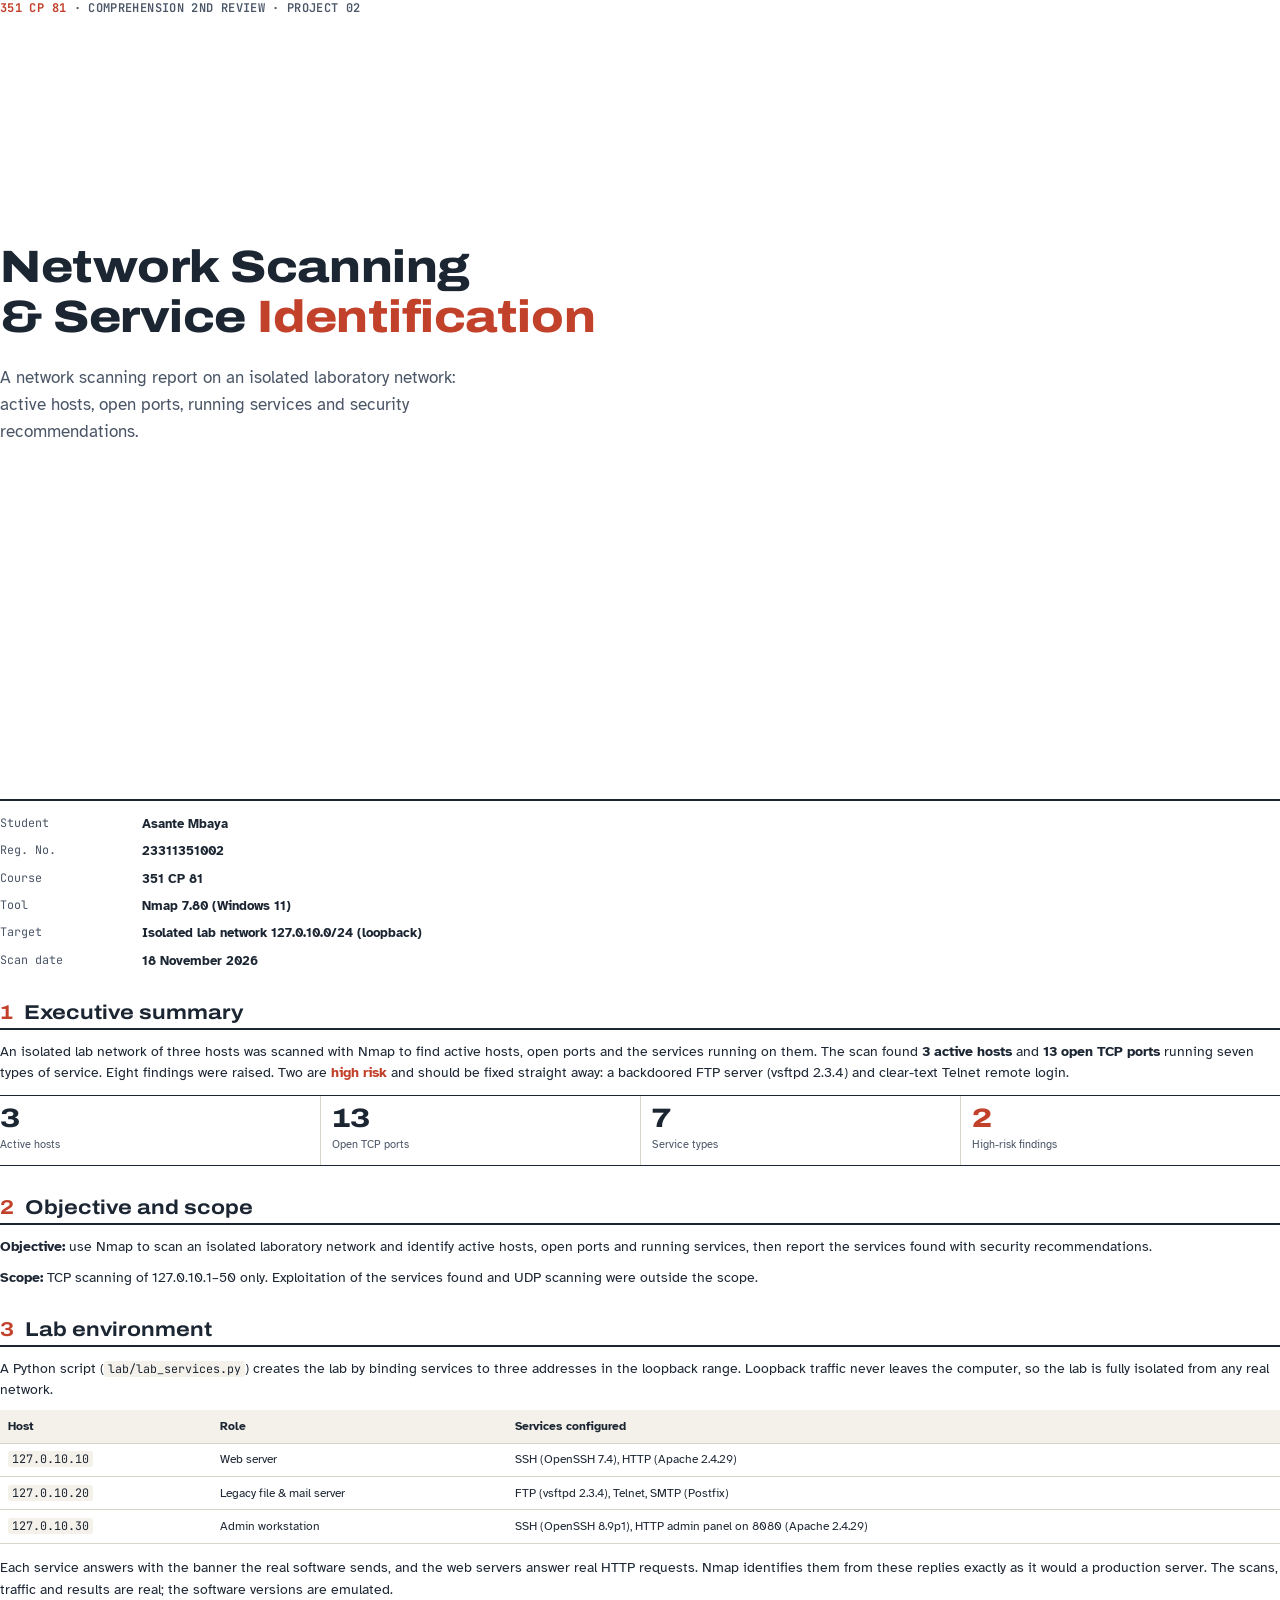
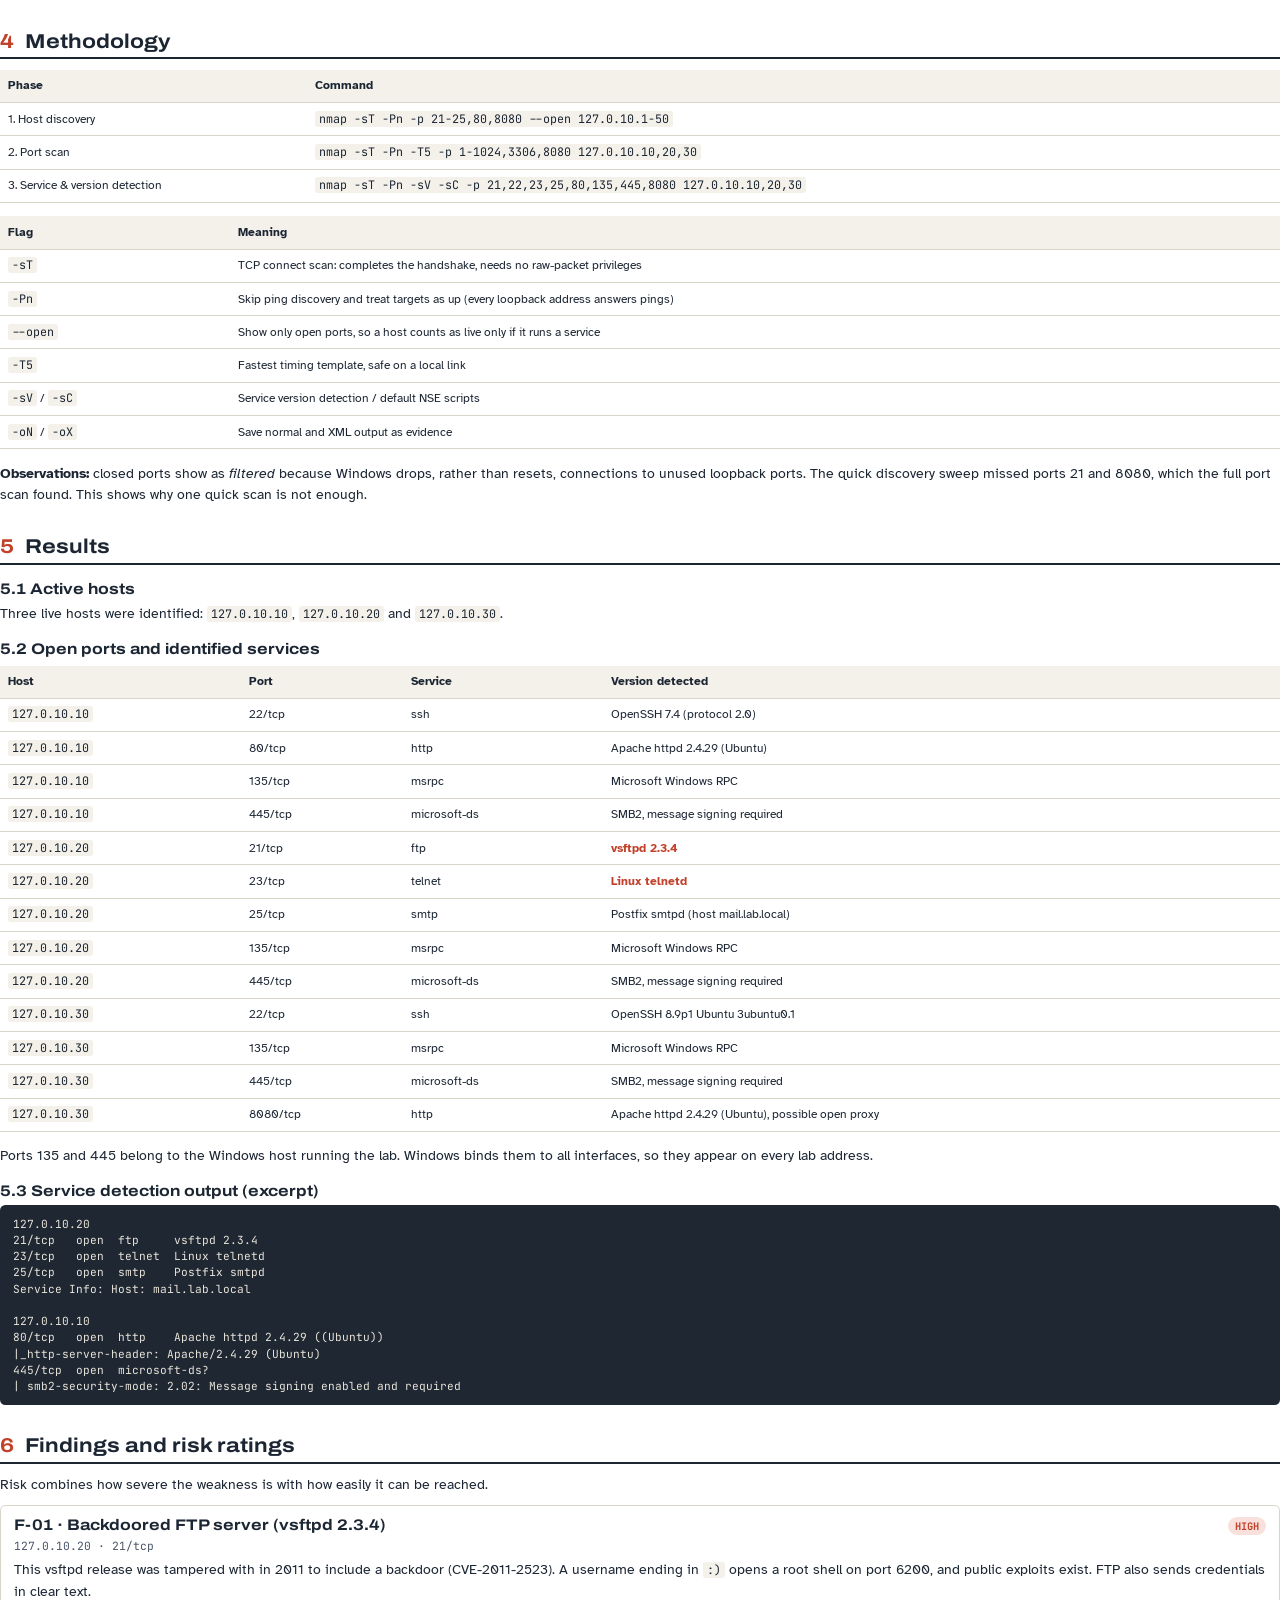
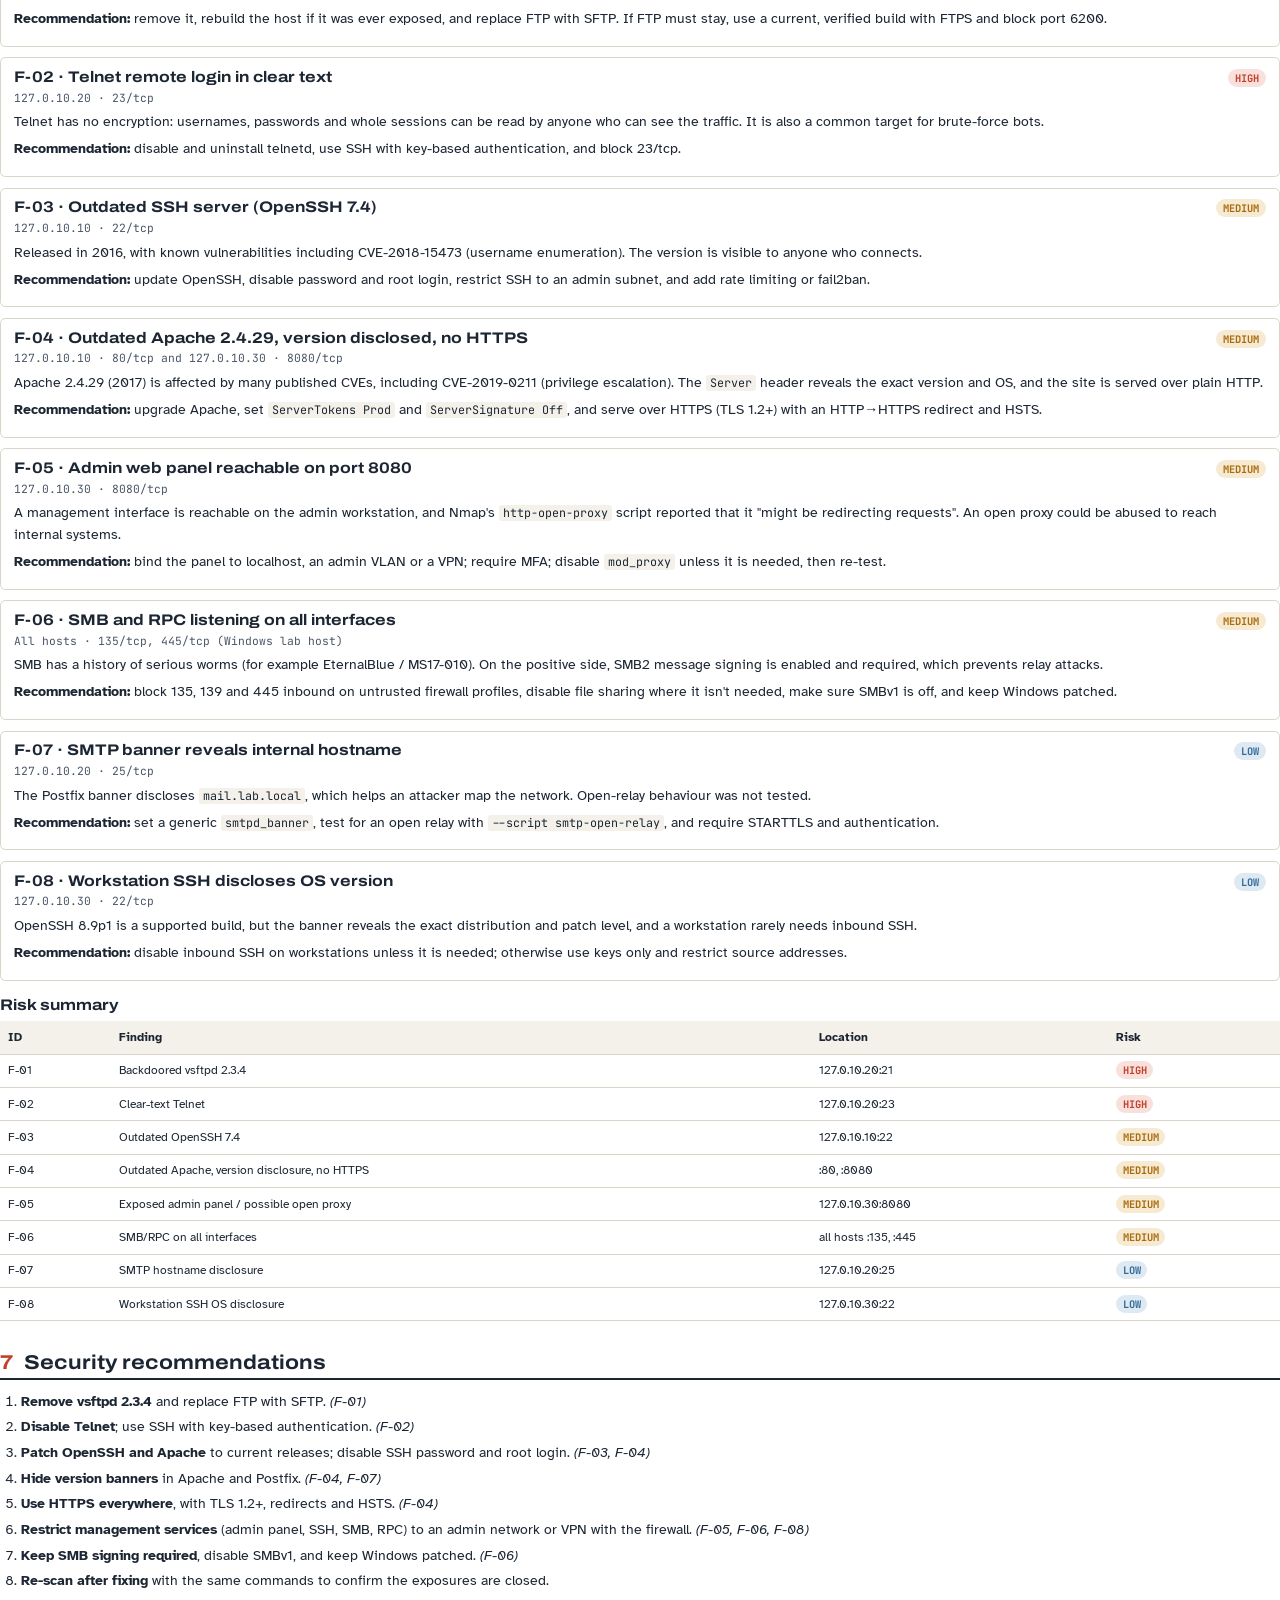
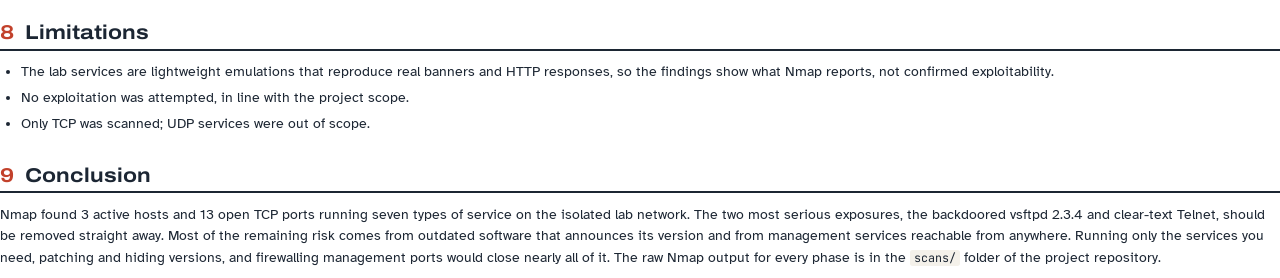
<file: report/report.html>
<!doctype html>
<html lang="en">
<head>
<meta charset="utf-8">
<title>Network Scanning Report – Asante Mbaya</title>
<link rel="stylesheet" href="https://fonts.googleapis.com/css2?family=Archivo:wdth,wght@62..125,400..900&family=Atkinson+Hyperlegible:wght@400;700&family=JetBrains+Mono:wght@400;600&display=swap">
<style>
  @page { size: A4; margin: 18mm 17mm 18mm 17mm; }
  :root { --ink: #1c2633; --ink2: #4a5566; --rule: #d9d4c8; --signal: #c2412b; --amber: #a86a0b; --calm: #2f6a9a; --paper2: #f4f1ea; }
  * { box-sizing: border-box; }
  body { margin: 0; font: 10.5pt/1.55 "Atkinson Hyperlegible", "Segoe UI", sans-serif; color: var(--ink); }
  h1, h2, h3 { font-family: "Archivo", sans-serif; font-stretch: 115%; line-height: 1.1; margin: 0; }
  h2 { font-size: 15pt; margin: 22pt 0 8pt; padding-bottom: 4pt; border-bottom: 1.5pt solid var(--ink); break-after: avoid; }
  h2 .n { color: var(--signal); margin-right: 8pt; }
  h3 { font-size: 11.5pt; margin: 12pt 0 4pt; break-after: avoid; }
  p { margin: 0 0 7pt; }
  code { font: 8.8pt "JetBrains Mono", Consolas, monospace; background: var(--paper2); padding: 0 3pt; border-radius: 2pt; }
  table { width: 100%; border-collapse: collapse; margin: 6pt 0 10pt; font-size: 9.2pt; break-inside: auto; }
  tr { break-inside: avoid; }
  th, td { text-align: left; padding: 5pt 6pt; border-bottom: .6pt solid var(--rule); vertical-align: top; }
  th { background: var(--paper2); font-weight: 700; }
  td code { white-space: nowrap; }
  ul, ol { margin: 0 0 8pt; padding-left: 16pt; }
  li { margin-bottom: 3pt; }
  .sev { font: 700 7.8pt "JetBrains Mono", monospace; text-transform: uppercase; padding: 1.5pt 5pt; border-radius: 8pt; white-space: nowrap; }
  .high { background: #f8e1dc; color: var(--signal); }
  .med { background: #f6ead2; color: var(--amber); }
  .low { background: #dfe9f2; color: var(--calm); }
  .hot { color: var(--signal); font-weight: 700; }

  /* cover */
  .cover { height: 257mm; display: flex; flex-direction: column; break-after: page; }
  .cover .top { font: 600 9pt "JetBrains Mono", monospace; color: var(--ink2); letter-spacing: .03em; }
  .cover .top b { color: var(--signal); }
  .cover h1 { font-size: 34pt; font-weight: 800; margin: 60mm 0 6mm; letter-spacing: -.01em; }
  .cover h1 em { font-style: normal; color: var(--signal); }
  .cover .sub { font-size: 13pt; color: var(--ink2); max-width: 130mm; }
  .cover dl { margin: auto 0 0; display: grid; grid-template-columns: 34mm 1fr; gap: 5pt 10pt; font-size: 10pt; border-top: 1.5pt solid var(--ink); padding-top: 10pt; }
  .cover dt { color: var(--ink2); font-family: "JetBrains Mono", monospace; font-size: 8.8pt; }
  .cover dd { margin: 0; font-weight: 700; }

  .summary { display: grid; grid-template-columns: repeat(4, 1fr); border-block: 1pt solid var(--ink); margin: 8pt 0 12pt; }
  .summary div { padding: 8pt 8pt 8pt 0; }
  .summary div + div { padding-left: 8pt; border-left: .6pt solid var(--rule); }
  .summary b { display: block; font: 800 20pt/1 "Archivo", sans-serif; font-stretch: 120%; }
  .summary span { font-size: 8.5pt; color: var(--ink2); }
  pre { font: 8.4pt/1.45 "JetBrains Mono", Consolas, monospace; background: #1f2732; color: #e8e4da; padding: 8pt 10pt; border-radius: 4pt; white-space: pre-wrap; break-inside: avoid; margin: 4pt 0 10pt; }
  .finding { break-inside: avoid; border: .6pt solid var(--rule); border-radius: 4pt; padding: 8pt 10pt; margin-bottom: 8pt; }
  .finding .head { display: flex; justify-content: space-between; gap: 10pt; align-items: baseline; }
  .finding .where { font: 8.5pt "JetBrains Mono", monospace; color: var(--ink2); margin: 2pt 0 5pt; }
  .finding p, .finding ul { margin-bottom: 4pt; }
</style>
</head>
<body>

<section class="cover">
  <div class="top"><b>351 CP 81</b> · COMPREHENSION 2ND REVIEW · PROJECT 02</div>
  <h1>Network Scanning<br>&amp; Service <em>Identification</em></h1>
  <p class="sub">A network scanning report on an isolated laboratory network: active hosts, open ports, running services and security recommendations.</p>
  <dl>
    <dt>Student</dt><dd>Asante Mbaya</dd>
    <dt>Reg. No.</dt><dd>23311351002</dd>
    <dt>Course</dt><dd>351 CP 81</dd>
    <dt>Tool</dt><dd>Nmap 7.80 (Windows 11)</dd>
    <dt>Target</dt><dd>Isolated lab network 127.0.10.0/24 (loopback)</dd>
    <dt>Scan date</dt><dd>18 November 2026</dd>
  </dl>
</section>

<h2><span class="n">1</span>Executive summary</h2>
<p>An isolated lab network of three hosts was scanned with Nmap to find active hosts, open ports and the services running on them. The scan found <b>3 active hosts</b> and <b>13 open TCP ports</b> running seven types of service. Eight findings were raised. Two are <span class="hot">high risk</span> and should be fixed straight away: a backdoored FTP server (vsftpd 2.3.4) and clear-text Telnet remote login.</p>
<div class="summary">
  <div><b>3</b><span>Active hosts</span></div>
  <div><b>13</b><span>Open TCP ports</span></div>
  <div><b>7</b><span>Service types</span></div>
  <div><b style="color:var(--signal)">2</b><span>High-risk findings</span></div>
</div>

<h2><span class="n">2</span>Objective and scope</h2>
<p><b>Objective:</b> use Nmap to scan an isolated laboratory network and identify active hosts, open ports and running services, then report the services found with security recommendations.</p>
<p><b>Scope:</b> TCP scanning of 127.0.10.1–50 only. Exploitation of the services found and UDP scanning were outside the scope.</p>

<h2><span class="n">3</span>Lab environment</h2>
<p>A Python script (<code>lab/lab_services.py</code>) creates the lab by binding services to three addresses in the loopback range. Loopback traffic never leaves the computer, so the lab is fully isolated from any real network.</p>
<table>
  <tr><th>Host</th><th>Role</th><th>Services configured</th></tr>
  <tr><td><code>127.0.10.10</code></td><td>Web server</td><td>SSH (OpenSSH 7.4), HTTP (Apache 2.4.29)</td></tr>
  <tr><td><code>127.0.10.20</code></td><td>Legacy file &amp; mail server</td><td>FTP (vsftpd 2.3.4), Telnet, SMTP (Postfix)</td></tr>
  <tr><td><code>127.0.10.30</code></td><td>Admin workstation</td><td>SSH (OpenSSH 8.9p1), HTTP admin panel on 8080 (Apache 2.4.29)</td></tr>
</table>
<p>Each service answers with the banner the real software sends, and the web servers answer real HTTP requests. Nmap identifies them from these replies exactly as it would a production server. The scans, traffic and results are real; the software versions are emulated.</p>

<h2><span class="n">4</span>Methodology</h2>
<table>
  <tr><th style="width:24%">Phase</th><th>Command</th></tr>
  <tr><td>1. Host discovery</td><td><code>nmap -sT -Pn -p 21-25,80,8080 --open 127.0.10.1-50</code></td></tr>
  <tr><td>2. Port scan</td><td><code>nmap -sT -Pn -T5 -p 1-1024,3306,8080 127.0.10.10,20,30</code></td></tr>
  <tr><td>3. Service &amp; version detection</td><td><code>nmap -sT -Pn -sV -sC -p 21,22,23,25,80,135,445,8080 127.0.10.10,20,30</code></td></tr>
</table>
<table>
  <tr><th style="width:18%">Flag</th><th>Meaning</th></tr>
  <tr><td><code>-sT</code></td><td>TCP connect scan: completes the handshake, needs no raw-packet privileges</td></tr>
  <tr><td><code>-Pn</code></td><td>Skip ping discovery and treat targets as up (every loopback address answers pings)</td></tr>
  <tr><td><code>--open</code></td><td>Show only open ports, so a host counts as live only if it runs a service</td></tr>
  <tr><td><code>-T5</code></td><td>Fastest timing template, safe on a local link</td></tr>
  <tr><td><code>-sV</code> / <code>-sC</code></td><td>Service version detection / default NSE scripts</td></tr>
  <tr><td><code>-oN</code> / <code>-oX</code></td><td>Save normal and XML output as evidence</td></tr>
</table>
<p><b>Observations:</b> closed ports show as <i>filtered</i> because Windows drops, rather than resets, connections to unused loopback ports. The quick discovery sweep missed ports 21 and 8080, which the full port scan found. This shows why one quick scan is not enough.</p>

<h2><span class="n">5</span>Results</h2>
<h3>5.1 Active hosts</h3>
<p>Three live hosts were identified: <code>127.0.10.10</code>, <code>127.0.10.20</code> and <code>127.0.10.30</code>.</p>
<h3>5.2 Open ports and identified services</h3>
<table>
  <tr><th>Host</th><th>Port</th><th>Service</th><th>Version detected</th></tr>
  <tr><td><code>127.0.10.10</code></td><td>22/tcp</td><td>ssh</td><td>OpenSSH 7.4 (protocol 2.0)</td></tr>
  <tr><td><code>127.0.10.10</code></td><td>80/tcp</td><td>http</td><td>Apache httpd 2.4.29 (Ubuntu)</td></tr>
  <tr><td><code>127.0.10.10</code></td><td>135/tcp</td><td>msrpc</td><td>Microsoft Windows RPC</td></tr>
  <tr><td><code>127.0.10.10</code></td><td>445/tcp</td><td>microsoft-ds</td><td>SMB2, message signing required</td></tr>
  <tr><td><code>127.0.10.20</code></td><td>21/tcp</td><td>ftp</td><td class="hot">vsftpd 2.3.4</td></tr>
  <tr><td><code>127.0.10.20</code></td><td>23/tcp</td><td>telnet</td><td class="hot">Linux telnetd</td></tr>
  <tr><td><code>127.0.10.20</code></td><td>25/tcp</td><td>smtp</td><td>Postfix smtpd (host mail.lab.local)</td></tr>
  <tr><td><code>127.0.10.20</code></td><td>135/tcp</td><td>msrpc</td><td>Microsoft Windows RPC</td></tr>
  <tr><td><code>127.0.10.20</code></td><td>445/tcp</td><td>microsoft-ds</td><td>SMB2, message signing required</td></tr>
  <tr><td><code>127.0.10.30</code></td><td>22/tcp</td><td>ssh</td><td>OpenSSH 8.9p1 Ubuntu 3ubuntu0.1</td></tr>
  <tr><td><code>127.0.10.30</code></td><td>135/tcp</td><td>msrpc</td><td>Microsoft Windows RPC</td></tr>
  <tr><td><code>127.0.10.30</code></td><td>445/tcp</td><td>microsoft-ds</td><td>SMB2, message signing required</td></tr>
  <tr><td><code>127.0.10.30</code></td><td>8080/tcp</td><td>http</td><td>Apache httpd 2.4.29 (Ubuntu), possible open proxy</td></tr>
</table>
<p>Ports 135 and 445 belong to the Windows host running the lab. Windows binds them to all interfaces, so they appear on every lab address.</p>
<h3>5.3 Service detection output (excerpt)</h3>
<pre>127.0.10.20
21/tcp   open  ftp     vsftpd 2.3.4
23/tcp   open  telnet  Linux telnetd
25/tcp   open  smtp    Postfix smtpd
Service Info: Host: mail.lab.local

127.0.10.10
80/tcp   open  http    Apache httpd 2.4.29 ((Ubuntu))
|_http-server-header: Apache/2.4.29 (Ubuntu)
445/tcp  open  microsoft-ds?
| smb2-security-mode: 2.02: Message signing enabled and required</pre>

<h2><span class="n">6</span>Findings and risk ratings</h2>
<p>Risk combines how severe the weakness is with how easily it can be reached.</p>

<div class="finding"><div class="head"><h3 style="margin:0">F-01 · Backdoored FTP server (vsftpd 2.3.4)</h3><span class="sev high">High</span></div>
<div class="where">127.0.10.20 · 21/tcp</div>
<p>This vsftpd release was tampered with in 2011 to include a backdoor (CVE-2011-2523). A username ending in <code>:)</code> opens a root shell on port 6200, and public exploits exist. FTP also sends credentials in clear text.</p>
<p><b>Recommendation:</b> remove it, rebuild the host if it was ever exposed, and replace FTP with SFTP. If FTP must stay, use a current, verified build with FTPS and block port 6200.</p></div>

<div class="finding"><div class="head"><h3 style="margin:0">F-02 · Telnet remote login in clear text</h3><span class="sev high">High</span></div>
<div class="where">127.0.10.20 · 23/tcp</div>
<p>Telnet has no encryption: usernames, passwords and whole sessions can be read by anyone who can see the traffic. It is also a common target for brute-force bots.</p>
<p><b>Recommendation:</b> disable and uninstall telnetd, use SSH with key-based authentication, and block 23/tcp.</p></div>

<div class="finding"><div class="head"><h3 style="margin:0">F-03 · Outdated SSH server (OpenSSH 7.4)</h3><span class="sev med">Medium</span></div>
<div class="where">127.0.10.10 · 22/tcp</div>
<p>Released in 2016, with known vulnerabilities including CVE-2018-15473 (username enumeration). The version is visible to anyone who connects.</p>
<p><b>Recommendation:</b> update OpenSSH, disable password and root login, restrict SSH to an admin subnet, and add rate limiting or fail2ban.</p></div>

<div class="finding"><div class="head"><h3 style="margin:0">F-04 · Outdated Apache 2.4.29, version disclosed, no HTTPS</h3><span class="sev med">Medium</span></div>
<div class="where">127.0.10.10 · 80/tcp and 127.0.10.30 · 8080/tcp</div>
<p>Apache 2.4.29 (2017) is affected by many published CVEs, including CVE-2019-0211 (privilege escalation). The <code>Server</code> header reveals the exact version and OS, and the site is served over plain HTTP.</p>
<p><b>Recommendation:</b> upgrade Apache, set <code>ServerTokens Prod</code> and <code>ServerSignature Off</code>, and serve over HTTPS (TLS 1.2+) with an HTTP→HTTPS redirect and HSTS.</p></div>

<div class="finding"><div class="head"><h3 style="margin:0">F-05 · Admin web panel reachable on port 8080</h3><span class="sev med">Medium</span></div>
<div class="where">127.0.10.30 · 8080/tcp</div>
<p>A management interface is reachable on the admin workstation, and Nmap's <code>http-open-proxy</code> script reported that it "might be redirecting requests". An open proxy could be abused to reach internal systems.</p>
<p><b>Recommendation:</b> bind the panel to localhost, an admin VLAN or a VPN; require MFA; disable <code>mod_proxy</code> unless it is needed, then re-test.</p></div>

<div class="finding"><div class="head"><h3 style="margin:0">F-06 · SMB and RPC listening on all interfaces</h3><span class="sev med">Medium</span></div>
<div class="where">All hosts · 135/tcp, 445/tcp (Windows lab host)</div>
<p>SMB has a history of serious worms (for example EternalBlue / MS17-010). On the positive side, SMB2 message signing is enabled and required, which prevents relay attacks.</p>
<p><b>Recommendation:</b> block 135, 139 and 445 inbound on untrusted firewall profiles, disable file sharing where it isn't needed, make sure SMBv1 is off, and keep Windows patched.</p></div>

<div class="finding"><div class="head"><h3 style="margin:0">F-07 · SMTP banner reveals internal hostname</h3><span class="sev low">Low</span></div>
<div class="where">127.0.10.20 · 25/tcp</div>
<p>The Postfix banner discloses <code>mail.lab.local</code>, which helps an attacker map the network. Open-relay behaviour was not tested.</p>
<p><b>Recommendation:</b> set a generic <code>smtpd_banner</code>, test for an open relay with <code>--script smtp-open-relay</code>, and require STARTTLS and authentication.</p></div>

<div class="finding"><div class="head"><h3 style="margin:0">F-08 · Workstation SSH discloses OS version</h3><span class="sev low">Low</span></div>
<div class="where">127.0.10.30 · 22/tcp</div>
<p>OpenSSH 8.9p1 is a supported build, but the banner reveals the exact distribution and patch level, and a workstation rarely needs inbound SSH.</p>
<p><b>Recommendation:</b> disable inbound SSH on workstations unless it is needed; otherwise use keys only and restrict source addresses.</p></div>

<h3>Risk summary</h3>
<table>
  <tr><th>ID</th><th>Finding</th><th>Location</th><th>Risk</th></tr>
  <tr><td>F-01</td><td>Backdoored vsftpd 2.3.4</td><td>127.0.10.20:21</td><td><span class="sev high">High</span></td></tr>
  <tr><td>F-02</td><td>Clear-text Telnet</td><td>127.0.10.20:23</td><td><span class="sev high">High</span></td></tr>
  <tr><td>F-03</td><td>Outdated OpenSSH 7.4</td><td>127.0.10.10:22</td><td><span class="sev med">Medium</span></td></tr>
  <tr><td>F-04</td><td>Outdated Apache, version disclosure, no HTTPS</td><td>:80, :8080</td><td><span class="sev med">Medium</span></td></tr>
  <tr><td>F-05</td><td>Exposed admin panel / possible open proxy</td><td>127.0.10.30:8080</td><td><span class="sev med">Medium</span></td></tr>
  <tr><td>F-06</td><td>SMB/RPC on all interfaces</td><td>all hosts :135, :445</td><td><span class="sev med">Medium</span></td></tr>
  <tr><td>F-07</td><td>SMTP hostname disclosure</td><td>127.0.10.20:25</td><td><span class="sev low">Low</span></td></tr>
  <tr><td>F-08</td><td>Workstation SSH OS disclosure</td><td>127.0.10.30:22</td><td><span class="sev low">Low</span></td></tr>
</table>

<h2><span class="n">7</span>Security recommendations</h2>
<ol>
  <li><b>Remove vsftpd 2.3.4</b> and replace FTP with SFTP. <i>(F-01)</i></li>
  <li><b>Disable Telnet</b>; use SSH with key-based authentication. <i>(F-02)</i></li>
  <li><b>Patch OpenSSH and Apache</b> to current releases; disable SSH password and root login. <i>(F-03, F-04)</i></li>
  <li><b>Hide version banners</b> in Apache and Postfix. <i>(F-04, F-07)</i></li>
  <li><b>Use HTTPS everywhere</b>, with TLS 1.2+, redirects and HSTS. <i>(F-04)</i></li>
  <li><b>Restrict management services</b> (admin panel, SSH, SMB, RPC) to an admin network or VPN with the firewall. <i>(F-05, F-06, F-08)</i></li>
  <li><b>Keep SMB signing required</b>, disable SMBv1, and keep Windows patched. <i>(F-06)</i></li>
  <li><b>Re-scan after fixing</b> with the same commands to confirm the exposures are closed.</li>
</ol>

<h2><span class="n">8</span>Limitations</h2>
<ul>
  <li>The lab services are lightweight emulations that reproduce real banners and HTTP responses, so the findings show what Nmap reports, not confirmed exploitability.</li>
  <li>No exploitation was attempted, in line with the project scope.</li>
  <li>Only TCP was scanned; UDP services were out of scope.</li>
</ul>

<h2><span class="n">9</span>Conclusion</h2>
<p>Nmap found 3 active hosts and 13 open TCP ports running seven types of service on the isolated lab network. The two most serious exposures, the backdoored vsftpd 2.3.4 and clear-text Telnet, should be removed straight away. Most of the remaining risk comes from outdated software that announces its version and from management services reachable from anywhere. Running only the services you need, patching and hiding versions, and firewalling management ports would close nearly all of it. The raw Nmap output for every phase is in the <code>scans/</code> folder of the project repository.</p>

</body>
</html>
</file>
<file: docs/assets/style.css>
/* ==========================================================
   Survey dossier — Network Scanning & Service Identification
   ========================================================== */
@view-transition { navigation: auto; }

:root {
  --paper: oklch(0.972 0.009 80);
  --paper-2: oklch(0.945 0.012 80);
  --ink: oklch(0.24 0.03 240);
  --ink-2: oklch(0.42 0.025 240);
  --ink-3: oklch(0.58 0.02 240);
  --rule: oklch(0.86 0.014 80);
  --grid: oklch(0.9 0.012 80);
  --signal: oklch(0.58 0.2 32);        /* risk / open port */
  --signal-soft: oklch(0.93 0.04 32);
  --amber: oklch(0.7 0.14 70);
  --amber-soft: oklch(0.94 0.045 80);
  --calm: oklch(0.55 0.09 230);
  --calm-soft: oklch(0.93 0.025 230);
  --ok: oklch(0.55 0.11 155);

  --f-display: "Archivo", "Arial Narrow", sans-serif;
  --f-body: "Atkinson Hyperlegible", "Segoe UI", sans-serif;
  --f-mono: "JetBrains Mono", Consolas, monospace;

  --step--1: 0.84rem;
  --step-0: 1.0625rem;
  --step-1: clamp(1.3rem, 1.15rem + 0.6vw, 1.6rem);
  --step-2: clamp(1.7rem, 1.4rem + 1.3vw, 2.4rem);
  --step-3: clamp(2.4rem, 1.7rem + 3.2vw, 4.6rem);

  --space-xs: 4px; --space-sm: 8px; --space-smd: 12px; --space-md: 16px;
  --space-lg: 24px; --space-xl: 32px; --space-2xl: 48px; --space-3xl: 64px; --space-4xl: 96px;
  --gutter: clamp(16px, 4vw, 48px);

  --ease-out: cubic-bezier(0.22, 1, 0.36, 1);   /* quint-ish */
  --ease-expo: cubic-bezier(0.16, 1, 0.3, 1);
}
@media (prefers-color-scheme: dark) {
  :root {
    --paper: oklch(0.2 0.018 240);
    --paper-2: oklch(0.24 0.02 240);
    --ink: oklch(0.93 0.012 80);
    --ink-2: oklch(0.78 0.015 80);
    --ink-3: oklch(0.64 0.015 80);
    --rule: oklch(0.34 0.02 240);
    --grid: oklch(0.27 0.02 240);
    --signal: oklch(0.7 0.17 32);
    --signal-soft: oklch(0.32 0.07 32);
    --amber: oklch(0.8 0.13 75);
    --amber-soft: oklch(0.33 0.05 75);
    --calm: oklch(0.75 0.08 230);
    --calm-soft: oklch(0.3 0.04 230);
    --ok: oklch(0.75 0.11 155);
  }
}

* { box-sizing: border-box; }
html { -webkit-text-size-adjust: 100%; scroll-behavior: smooth; }
body {
  margin: 0;
  background: var(--paper);
  color: var(--ink);
  font: var(--step-0)/1.62 var(--f-body);
  overflow-x: hidden;
}
/* faint survey grid paper */
body::before {
  content: ""; position: fixed; inset: 0; z-index: -1; pointer-events: none;
  background-image:
    linear-gradient(var(--grid) 1px, transparent 1px),
    linear-gradient(90deg, var(--grid) 1px, transparent 1px);
  background-size: 32px 32px;
  mask-image: linear-gradient(to bottom, black, transparent 70vh);
  opacity: .55;
}
::selection { background: var(--signal); color: var(--paper); }
a { color: inherit; text-decoration-color: var(--signal); text-underline-offset: 3px; text-decoration-thickness: 1.5px; }
a:hover { color: var(--signal); }
:focus-visible { outline: 2px solid var(--signal); outline-offset: 3px; border-radius: 2px; }
img, svg { max-width: 100%; display: block; }

.skip { position: absolute; left: -999px; top: 8px; background: var(--ink); color: var(--paper); padding: 8px 12px; z-index: 50; }
.skip:focus { left: 8px; }

.wrap { width: min(1180px, 100%); margin-inline: auto; padding-inline: var(--gutter); }
.measure { max-width: 66ch; }

/* ---------- Header ---------- */
.site-head {
  position: sticky; top: 0; z-index: 20;
  background: color-mix(in oklch, var(--paper) 88%, transparent);
  backdrop-filter: saturate(1.2) blur(8px);
  border-bottom: 1px solid var(--rule);
  view-transition-name: site-head;
}
.site-head .wrap { display: flex; align-items: center; gap: var(--space-lg); min-height: 60px; }
.mark {
  display: flex; align-items: center; gap: 10px; text-decoration: none;
  font: 700 0.95rem/1 var(--f-display); font-stretch: 112%; letter-spacing: .02em; text-transform: uppercase;
  margin-right: auto;
}
.mark svg { width: 22px; height: 22px; }
.mark .pulse { transform-origin: 12px 12px; animation: ping 2.8s var(--ease-out) infinite; }
@keyframes ping { 0% { transform: scale(.3); opacity: 1 } 80%, 100% { transform: scale(1.1); opacity: 0 } }
.nav { display: flex; gap: 4px; list-style: none; margin: 0; padding: 0; }
.nav a {
  position: relative; display: block; padding: 8px 12px; text-decoration: none;
  font: 600 var(--step--1)/1 var(--f-display); font-stretch: 108%; letter-spacing: .04em; text-transform: uppercase;
  color: var(--ink-2); white-space: nowrap;
}
.nav a .n { color: var(--ink-3); margin-right: 6px; font-family: var(--f-mono); font-weight: 400; }
.nav a::after {
  content: ""; position: absolute; left: 12px; right: 12px; bottom: 2px; height: 2px; background: var(--signal);
  transform: scaleX(0); transform-origin: left; transition: transform .45s var(--ease-expo);
}
.nav a:hover::after, .nav a[aria-current="page"]::after { transform: scaleX(1); }
.nav a[aria-current="page"] { color: var(--ink); }
.repo-link {
  display: inline-flex; align-items: center; gap: 8px; padding: 8px 14px; border: 1px solid var(--ink);
  border-radius: 999px; text-decoration: none; font: 600 var(--step--1)/1 var(--f-body);
  transition: background .3s var(--ease-out), color .3s var(--ease-out);
}
.repo-link:hover { background: var(--ink); color: var(--paper); }
.repo-link svg { width: 16px; height: 16px; }
@media (max-width: 900px) {
  .site-head .wrap { flex-wrap: wrap; gap: 0 var(--space-md); padding-block: 8px; }
  .site-head nav { order: 3; width: 100%; }
  .nav { overflow-x: auto; margin-inline: -12px; scrollbar-width: none; }
}
@media (max-width: 480px) {
  .nav a { padding-inline: 8px; }
  .nav a .n { display: none; }
  .nav a::after { left: 8px; right: 8px; }
}
@media (max-width: 760px) {
  .repo-link span { display: none; }
}

/* ---------- Type ---------- */
.eyebrow {
  display: inline-flex; align-items: center; gap: 10px;
  font: 500 var(--step--1)/1.2 var(--f-mono); color: var(--ink-2); letter-spacing: .02em;
}
.eyebrow::before { content: ""; width: 24px; height: 1px; background: var(--signal); }
h1, h2, h3 { font-family: var(--f-display); font-stretch: 118%; line-height: 1.02; letter-spacing: -0.01em; margin: 0; text-wrap: balance; }
h1 { font-size: var(--step-3); font-weight: 800; }
h2 { font-size: var(--step-2); font-weight: 750; }
h3 { font-size: var(--step-1); font-weight: 700; font-stretch: 108%; line-height: 1.15; }
h1 em, h2 em { font-style: normal; color: var(--signal); }
.lede { font-size: var(--step-1); line-height: 1.45; color: var(--ink-2); max-width: 46ch; text-wrap: pretty; }
p { text-wrap: pretty; }
code { font-family: var(--f-mono); font-size: .88em; background: var(--paper-2); padding: 1px 6px; border-radius: 4px; border: 1px solid var(--rule); }

/* ---------- Sections ---------- */
section { padding-block: clamp(56px, 8vw, 112px); }
.section-head { display: grid; gap: var(--space-md); margin-bottom: var(--space-2xl); }
.section-head .idx { font: 500 var(--step--1)/1 var(--f-mono); color: var(--signal); }
.divider { border: 0; border-top: 1px solid var(--rule); margin: 0; }

/* ---------- Hero ---------- */
.hero { padding-top: clamp(40px, 6vw, 80px); padding-bottom: clamp(40px, 6vw, 72px); }
.hero-grid { display: grid; grid-template-columns: 1.05fr 1fr; gap: clamp(32px, 5vw, 72px); align-items: center; }
.hero-copy { display: grid; gap: var(--space-lg); justify-items: start; }
@media (max-width: 900px) { .hero-grid { grid-template-columns: 1fr; } }

.actions { display: flex; flex-wrap: wrap; gap: var(--space-smd); margin-top: var(--space-sm); }
.btn {
  display: inline-flex; align-items: center; gap: 10px; padding: 14px 22px; border-radius: 999px;
  font: 700 var(--step--1)/1 var(--f-display); font-stretch: 110%; text-transform: uppercase; letter-spacing: .05em;
  text-decoration: none; border: 1.5px solid var(--ink); transition: transform .35s var(--ease-out), background .3s, color .3s;
}
.btn-primary { background: var(--ink); color: var(--paper); }
.btn-primary:hover { background: var(--signal); border-color: var(--signal); color: oklch(0.98 0.01 80); }
.btn-ghost:hover { background: var(--ink); color: var(--paper); }
.btn:active { transform: scale(.97); }
.btn .arrow { transition: transform .35s var(--ease-out); }
.btn:hover .arrow { transform: translateX(4px); }

/* ---------- Network map (signature) ---------- */
.netmap {
  position: relative; width: 100%; display: flex; flex-direction: column;
  border: 1px solid var(--rule); border-radius: 14px; background: var(--paper);
  overflow: hidden;
}
.netmap svg { width: 100%; height: auto; aspect-ratio: 500 / 440; }
.netmap .ring { fill: none; stroke: var(--rule); stroke-width: 1; }
.netmap .sweep { transform-origin: 250px 250px; animation: sweep 6s linear infinite; }
@keyframes sweep { to { transform: rotate(360deg); } }
.netmap .link { stroke: var(--ink-3); stroke-width: 1; stroke-dasharray: 3 5; fill: none; }
.netmap .scanner circle.core { fill: var(--ink); }
.netmap .host-node { fill: var(--paper); stroke: var(--ink); stroke-width: 1.5; }
.netmap .host-label { font: 700 13px var(--f-display); font-stretch: 112%; fill: var(--ink); }
.netmap .host-ip { font: 11px var(--f-mono); fill: var(--ink-2); }
.netmap .port { opacity: 0; transform-box: fill-box; transform-origin: center; }
.netmap .port rect { fill: var(--paper); stroke: var(--ink-2); stroke-width: 1; rx: 3; }
.netmap .port text { font: 600 10.5px var(--f-mono); fill: var(--ink); text-anchor: middle; dominant-baseline: central; }
.netmap .port.risk rect { fill: var(--signal); stroke: var(--signal); }
.netmap .port.risk text { fill: oklch(0.98 0.01 80); }
.netmap .port.lit { animation: portIn .6s var(--ease-expo) forwards; }
@keyframes portIn { from { opacity: 0; transform: scale(.4); } to { opacity: 1; transform: scale(1); } }
.netmap .packet { fill: var(--signal); }
.netmap-caption {
  padding: 10px 14px; border-top: 1px solid var(--rule); background: var(--paper-2);
  display: flex; justify-content: space-between; align-items: center; gap: 12px; flex-wrap: wrap;
  font: 11.5px/1.3 var(--f-mono); color: var(--ink-2);
}
.netmap-caption .live { display: inline-flex; align-items: center; gap: 6px; }
.netmap-caption .live::before { content: ""; width: 7px; height: 7px; border-radius: 50%; background: var(--signal); animation: blink 1.2s steps(2) infinite; }
@keyframes blink { 50% { opacity: .2 } }
.replay {
  font: 600 11.5px var(--f-mono); color: var(--ink); background: var(--paper-2); border: 1px solid var(--rule);
  border-radius: 999px; padding: 4px 10px; cursor: pointer;
}
.replay:hover { border-color: var(--ink); }

/* ---------- Ledger (key results) ---------- */
.ledger { display: grid; grid-template-columns: repeat(4, 1fr); border-block: 1px solid var(--ink); }
.ledger > div { padding: var(--space-lg) var(--space-md) var(--space-lg) 0; display: grid; gap: 6px; align-content: start; }
.ledger > div + div { padding-left: var(--space-md); border-left: 1px solid var(--rule); }
.ledger .num { font: 800 var(--step-2)/1 var(--f-display); font-stretch: 120%; font-variant-numeric: tabular-nums; }
.ledger .num.risk { color: var(--signal); }
.ledger .lbl { font-size: var(--step--1); color: var(--ink-2); }
@media (max-width: 700px) {
  .ledger { grid-template-columns: 1fr 1fr; }
  .ledger > div:nth-child(3) { border-left: 0; padding-left: 0; }
  .ledger > div:nth-child(n+3) { border-top: 1px solid var(--rule); }
}

/* ---------- Brief / split ---------- */
.split { display: grid; grid-template-columns: minmax(0, 0.8fr) minmax(0, 1.2fr); gap: clamp(24px, 5vw, 80px); }
@media (max-width: 860px) { .split { grid-template-columns: 1fr; } }
.facts { margin: 0; display: grid; grid-template-columns: max-content 1fr; gap: 10px 24px; font-size: var(--step--1); }
.facts dt { color: var(--ink-3); font-family: var(--f-mono); }
.facts dd { margin: 0; font-weight: 700; }

/* ---------- Route cards (to other pages) ---------- */
.routes { display: grid; grid-template-columns: 1fr 1fr; gap: 0; border-top: 1px solid var(--ink); }
.route {
  position: relative; display: grid; gap: var(--space-smd); padding: var(--space-xl) var(--space-lg) var(--space-xl) 0;
  text-decoration: none; overflow: hidden; isolation: isolate;
}
.route + .route { padding-left: var(--space-lg); border-left: 1px solid var(--rule); }
.route::before {
  content: ""; position: absolute; inset: 0; z-index: -1; background: var(--paper-2);
  transform: translateY(101%); transition: transform .6s var(--ease-expo);
}
.route:hover::before { transform: translateY(0); }
.route:hover { color: inherit; }
.route .go { font: 500 var(--step--1) var(--f-mono); color: var(--signal); }
.route h3 { transition: transform .5s var(--ease-expo); }
.route:hover h3 { transform: translateX(8px); }
.route p { margin: 0; color: var(--ink-2); max-width: 44ch; }
@media (max-width: 700px) { .routes { grid-template-columns: 1fr; } .route + .route { border-left: 0; padding-left: 0; border-top: 1px solid var(--rule); } }

/* ---------- Page hero (inner) ---------- */
.page-hero { padding-top: clamp(40px, 6vw, 88px); padding-bottom: var(--space-2xl); display: grid; gap: var(--space-lg); }
.page-hero h1 { view-transition-name: page-title; }

/* ---------- Topology table / host cards ---------- */
.hosts { display: grid; grid-template-columns: repeat(auto-fit, minmax(260px, 1fr)); gap: var(--space-md); }
.host {
  border: 1px solid var(--rule); border-radius: 12px; padding: var(--space-lg); background: var(--paper);
  display: grid; gap: var(--space-smd); align-content: start;
  transition: border-color .3s, transform .5s var(--ease-expo);
}
.host:hover { border-color: var(--ink); transform: translateY(-3px); }
.host .ip { font: 600 var(--step--1) var(--f-mono); color: var(--signal); }
.host ul { list-style: none; margin: 0; padding: 0; display: grid; gap: 6px; font-size: var(--step--1); }
.host li { display: flex; justify-content: space-between; gap: 12px; border-top: 1px dashed var(--rule); padding-top: 6px; }
.host li span:first-child { font-family: var(--f-mono); }
.host li span:last-child { color: var(--ink-2); text-align: right; }

/* ---------- Timeline (method) ---------- */
.phases { position: relative; display: grid; gap: clamp(48px, 7vw, 96px); counter-reset: phase; }
.phases::before {
  content: ""; position: absolute; left: 15px; top: 8px; bottom: 8px; width: 1px; background: var(--rule);
}
.phases .progress {
  position: absolute; left: 15px; top: 8px; width: 1px; height: calc(100% - 16px); background: var(--signal);
  transform-origin: top; transform: scaleY(var(--p, 0));
}
.phase { position: relative; padding-left: 56px; display: grid; grid-template-columns: minmax(0, 1fr) minmax(0, 1.25fr); gap: clamp(20px, 4vw, 56px); }
.phase::before {
  counter-increment: phase; content: counter(phase, decimal-leading-zero);
  position: absolute; left: 0; top: 0; width: 31px; height: 31px; border-radius: 50%;
  display: grid; place-items: center; background: var(--paper); border: 1px solid var(--ink);
  font: 600 11px var(--f-mono); transition: background .4s, color .4s;
}
.phase.is-in::before { background: var(--ink); color: var(--paper); }
.phase .copy { display: grid; gap: var(--space-smd); align-content: start; }
.phase .copy p { margin: 0; color: var(--ink-2); }
@media (max-width: 900px) { .phase { grid-template-columns: 1fr; } }

/* ---------- Terminal ---------- */
.term {
  border-radius: 12px; overflow: hidden; border: 1px solid oklch(0.32 0.02 240);
  background: oklch(0.2 0.02 240); color: oklch(0.9 0.012 80);
  box-shadow: 0 1px 0 oklch(1 0 0 / .04) inset, 0 24px 48px -28px oklch(0.2 0.03 240 / .55);
}
.term-bar {
  display: flex; align-items: center; gap: 8px; padding: 10px 14px; border-bottom: 1px solid oklch(0.3 0.02 240);
  font: 11.5px var(--f-mono); color: oklch(0.7 0.015 80);
}
.term-bar i { width: 9px; height: 9px; border-radius: 50%; background: oklch(0.4 0.02 240); }
.term-bar .t { margin-left: 6px; }
.term-bar a { margin-left: auto; color: oklch(0.8 0.08 50); text-decoration: none; }
.term-bar a:hover { text-decoration: underline; }
.term pre {
  margin: 0; padding: 16px; overflow-x: auto; font: 12.5px/1.6 var(--f-mono); white-space: pre; tab-size: 2;
  max-height: 420px;
}
.term .cmd { color: oklch(0.86 0.1 75); }
.term .cmd::before { content: "PS> "; color: oklch(0.6 0.02 240); }
.term .open { color: oklch(0.78 0.14 150); }
.term .hot { color: oklch(0.74 0.17 32); font-weight: 600; }
.term .dim { color: oklch(0.6 0.015 240); }
.js .term[data-type] .out { display: block; clip-path: inset(0 0 100% 0); transition: clip-path 1.4s var(--ease-out); }
.js .term.done .out { clip-path: inset(0 0 0 0); }
.term .cursor { display: inline-block; width: .55em; height: 1.1em; vertical-align: -2px; background: oklch(0.86 0.1 75); animation: blink 1s steps(2) infinite; }

/* ---------- Callout ---------- */
.note {
  display: grid; grid-template-columns: auto 1fr; gap: var(--space-md); align-items: start;
  padding: var(--space-lg); border-radius: 12px; background: var(--calm-soft); border: 1px solid color-mix(in oklch, var(--calm) 30%, transparent);
}
.note .glyph { font: 800 var(--step-1)/1 var(--f-display); color: var(--calm); }
.note p { margin: 0; }
.note p + p { margin-top: var(--space-sm); }

/* ---------- Findings ---------- */
.toolbar { display: flex; flex-wrap: wrap; gap: var(--space-sm); align-items: center; margin-bottom: var(--space-lg); }
.toolbar .label { font: 500 var(--step--1) var(--f-mono); color: var(--ink-3); margin-right: 4px; }
.chip {
  font: 600 var(--step--1)/1 var(--f-body); padding: 9px 14px; border-radius: 999px; cursor: pointer;
  border: 1px solid var(--rule); background: var(--paper); color: var(--ink-2);
  transition: background .25s, color .25s, border-color .25s;
}
.chip:hover { border-color: var(--ink); color: var(--ink); }
.chip[aria-pressed="true"] { background: var(--ink); color: var(--paper); border-color: var(--ink); }
.chip .c { font-family: var(--f-mono); opacity: .7; margin-left: 4px; }

.sev { display: inline-flex; align-items: center; gap: 6px; font: 700 11px/1 var(--f-mono); text-transform: uppercase; letter-spacing: .06em; padding: 5px 9px; border-radius: 999px; white-space: nowrap; }
.sev::before { content: ""; width: 6px; height: 6px; border-radius: 50%; background: currentColor; }
.sev-high { background: var(--signal-soft); color: var(--signal); }
.sev-medium { background: var(--amber-soft); color: color-mix(in oklch, var(--amber) 70%, var(--ink)); }
.sev-low { background: var(--calm-soft); color: var(--calm); }

.findings { list-style: none; margin: 0; padding: 0; border-top: 1px solid var(--ink); }
.finding { border-bottom: 1px solid var(--rule); }
.finding[hidden] { display: none; }
.finding-btn {
  width: 100%; display: grid; grid-template-columns: 56px minmax(0, 1fr) auto 28px; gap: var(--space-md); align-items: center;
  padding: var(--space-lg) 0; background: none; border: 0; color: inherit; text-align: left; cursor: pointer; font: inherit;
}
.finding-btn .fid { font: 600 var(--step--1) var(--f-mono); color: var(--ink-3); }
.finding-btn .ftitle { font: 700 var(--step-1)/1.2 var(--f-display); font-stretch: 106%; transition: transform .5s var(--ease-expo); }
.finding-btn .where { display: block; margin-top: 4px; font: 400 var(--step--1) var(--f-mono); color: var(--ink-2); }
.finding-btn:hover .ftitle { transform: translateX(6px); }
.finding-btn .plus { position: relative; width: 20px; height: 20px; justify-self: end; }
.finding-btn .plus::before, .finding-btn .plus::after {
  content: ""; position: absolute; left: 50%; top: 50%; width: 14px; height: 1.5px; background: currentColor;
  transform: translate(-50%, -50%); transition: transform .45s var(--ease-expo);
}
.finding-btn .plus::after { transform: translate(-50%, -50%) rotate(90deg); }
.finding-btn[aria-expanded="true"] .plus::after { transform: translate(-50%, -50%) rotate(0deg); }
.finding-body { display: grid; grid-template-rows: 0fr; transition: grid-template-rows .55s var(--ease-expo); }
.finding-btn[aria-expanded="true"] + .finding-body { grid-template-rows: 1fr; }
.finding-body > div { overflow: hidden; }
.finding-inner { display: grid; grid-template-columns: minmax(0, 1fr) minmax(0, 1fr); gap: var(--space-xl); padding: 0 0 var(--space-xl) 72px; }
.finding-inner h4 { margin: 0 0 6px; font: 600 var(--step--1) var(--f-mono); color: var(--ink-3); text-transform: uppercase; letter-spacing: .06em; }
.finding-inner p, .finding-inner ul { margin: 0 0 var(--space-md); }
.finding-inner ul { padding-left: 18px; }
.finding-inner li + li { margin-top: 4px; }
.finding-inner .evidence { grid-column: 1 / -1; }
.finding-inner .evidence pre { margin: 0; padding: 12px 14px; border-radius: 8px; background: oklch(0.2 0.02 240); color: oklch(0.9 0.012 80); font: 12px/1.55 var(--f-mono); overflow-x: auto; }
@media (max-width: 760px) {
  .finding-btn { grid-template-columns: minmax(0, 1fr) 24px; }
  .finding-btn .fid { display: none; }
  .finding-btn .sev { grid-column: 1; grid-row: 2; justify-self: start; }
  .finding-btn .plus { grid-column: 2; grid-row: 1; }
  .finding-inner { grid-template-columns: 1fr; padding-left: 0; }
}

/* ---------- Port matrix ---------- */
.matrix-scroll { overflow-x: auto; border: 1px solid var(--rule); border-radius: 12px; }
.matrix { border-collapse: collapse; width: 100%; min-width: 640px; font-size: var(--step--1); }
.matrix th, .matrix td { padding: 12px 10px; text-align: center; border-bottom: 1px solid var(--rule); }
.matrix thead th { font: 600 11.5px var(--f-mono); color: var(--ink-2); background: var(--paper-2); }
.matrix thead th small { display: block; font-weight: 400; color: var(--ink-3); }
.matrix tbody th { text-align: left; font: 700 var(--step--1) var(--f-display); font-stretch: 108%; white-space: nowrap; }
.matrix tbody th small { display: block; font: 400 11px var(--f-mono); color: var(--ink-3); }
.matrix tbody tr:last-child > * { border-bottom: 0; }
.cell { display: inline-grid; place-items: center; width: 30px; height: 30px; border-radius: 8px; font: 700 11px var(--f-mono); }
.cell.o { background: var(--ink); color: var(--paper); }
.cell.o.r { background: var(--signal); color: oklch(0.98 0.01 80); }
.cell.o.m { background: var(--amber); color: oklch(0.22 0.03 60); }
.cell.f { color: var(--ink-3); }
.legend { display: flex; flex-wrap: wrap; gap: var(--space-lg); margin-top: var(--space-md); font-size: var(--step--1); color: var(--ink-2); }
.legend span { display: inline-flex; align-items: center; gap: 8px; }
.legend .cell { width: 18px; height: 18px; border-radius: 5px; font-size: 0; }

/* ---------- Recommendations ---------- */
.recs { counter-reset: rec; list-style: none; margin: 0; padding: 0; display: grid; gap: 0; }
.recs li {
  counter-increment: rec; display: grid; grid-template-columns: 64px minmax(0, 1fr) auto; gap: var(--space-md);
  padding: var(--space-lg) 0; border-top: 1px solid var(--rule); align-items: baseline;
}
.recs li::before { content: counter(rec, decimal-leading-zero); font: 800 var(--step-1) var(--f-display); font-stretch: 120%; color: var(--ink-3); }
.recs strong { display: block; font-family: var(--f-display); font-stretch: 106%; font-size: 1.1rem; margin-bottom: 2px; }
.recs span.why { color: var(--ink-2); font-size: var(--step--1); }
@media (max-width: 640px) { .recs li { grid-template-columns: 44px minmax(0, 1fr); } .recs li .sev { grid-column: 2; justify-self: start; } }

/* ---------- Downloads ---------- */
.files { display: grid; grid-template-columns: repeat(auto-fit, minmax(240px, 1fr)); gap: var(--space-sm); }
.file {
  display: flex; justify-content: space-between; align-items: center; gap: 12px; padding: 14px 16px;
  border: 1px solid var(--rule); border-radius: 10px; text-decoration: none; font: 500 var(--step--1) var(--f-mono);
  transition: border-color .25s, background .25s;
}
.file:hover { border-color: var(--ink); background: var(--paper-2); color: var(--ink); }
.file .ext { color: var(--signal); }

/* ---------- Footer ---------- */
.site-foot { border-top: 1px solid var(--ink); padding-block: var(--space-xl) var(--space-2xl); font-size: var(--step--1); color: var(--ink-2); }
.site-foot .wrap { display: flex; flex-wrap: wrap; gap: var(--space-md) var(--space-2xl); justify-content: space-between; }
.next-page {
  display: flex; justify-content: space-between; align-items: end; gap: var(--space-lg); flex-wrap: wrap;
  padding-block: clamp(48px, 7vw, 96px); text-decoration: none; border-top: 1px solid var(--rule);
}
.next-page .k { font: 500 var(--step--1) var(--f-mono); color: var(--ink-3); }
.next-page .big { font: 800 var(--step-3)/1 var(--f-display); font-stretch: 120%; letter-spacing: -0.01em; transition: color .3s; }
.next-page:hover { color: inherit; }
.next-page:hover .big { color: var(--signal); }
.next-page .arrow { font: 800 var(--step-3)/1 var(--f-display); transition: transform .6s var(--ease-expo); }
.next-page:hover .arrow { transform: translateX(16px); }

/* ---------- Reveal on scroll ---------- */
.js [data-reveal] { opacity: 0; transform: translateY(18px); transition: opacity .9s var(--ease-expo), transform .9s var(--ease-expo); transition-delay: var(--d, 0ms); }
.js [data-reveal].in { opacity: 1; transform: none; }

/* page-load stagger for hero lines */
.js .load > * { opacity: 0; transform: translateY(22px); animation: rise 1s var(--ease-expo) forwards; }
.js .load > *:nth-child(1) { animation-delay: .05s }
.js .load > *:nth-child(2) { animation-delay: .15s }
.js .load > *:nth-child(3) { animation-delay: .27s }
.js .load > *:nth-child(4) { animation-delay: .39s }
.js .load > *:nth-child(5) { animation-delay: .5s }
@keyframes rise { to { opacity: 1; transform: none; } }

/* split headline words */
.js .split-words .w { display: inline-block; overflow: hidden; vertical-align: bottom; padding-bottom: .06em; margin-bottom: -.06em; }
.js .split-words .w > span { display: inline-block; transform: translateY(105%); animation: wordUp 1.1s var(--ease-expo) forwards; animation-delay: calc(var(--i) * 60ms + 100ms); }
@keyframes wordUp { to { transform: none; } }

::view-transition-old(root), ::view-transition-new(root) { animation-duration: .45s; animation-timing-function: var(--ease-out); }

@media (prefers-reduced-motion: reduce) {
  *, *::before, *::after { animation-duration: .01ms !important; animation-iteration-count: 1 !important; transition-duration: .01ms !important; scroll-behavior: auto !important; }
  .js [data-reveal], .js .load > *, .js .split-words .w > span { opacity: 1 !important; transform: none !important; }
  .netmap .port { opacity: 1; }
  @view-transition { navigation: none; }
}
</file>
